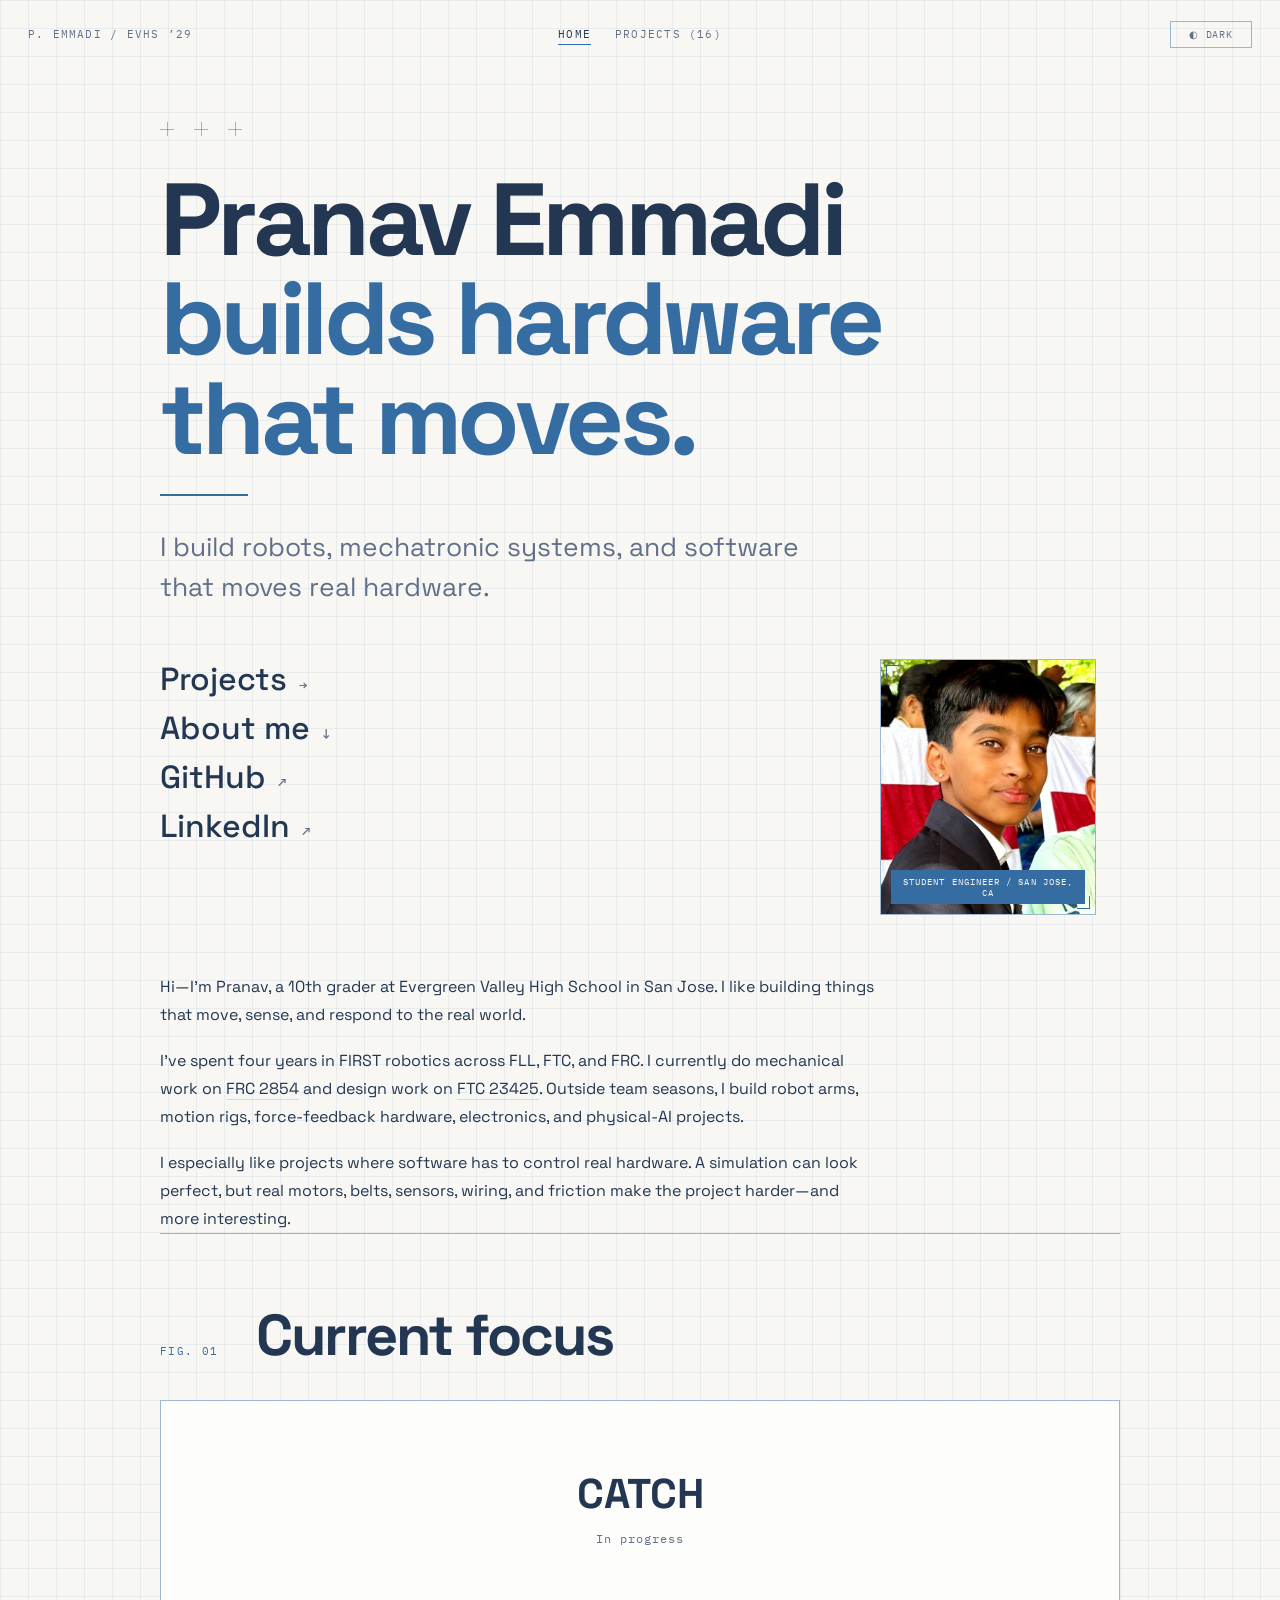
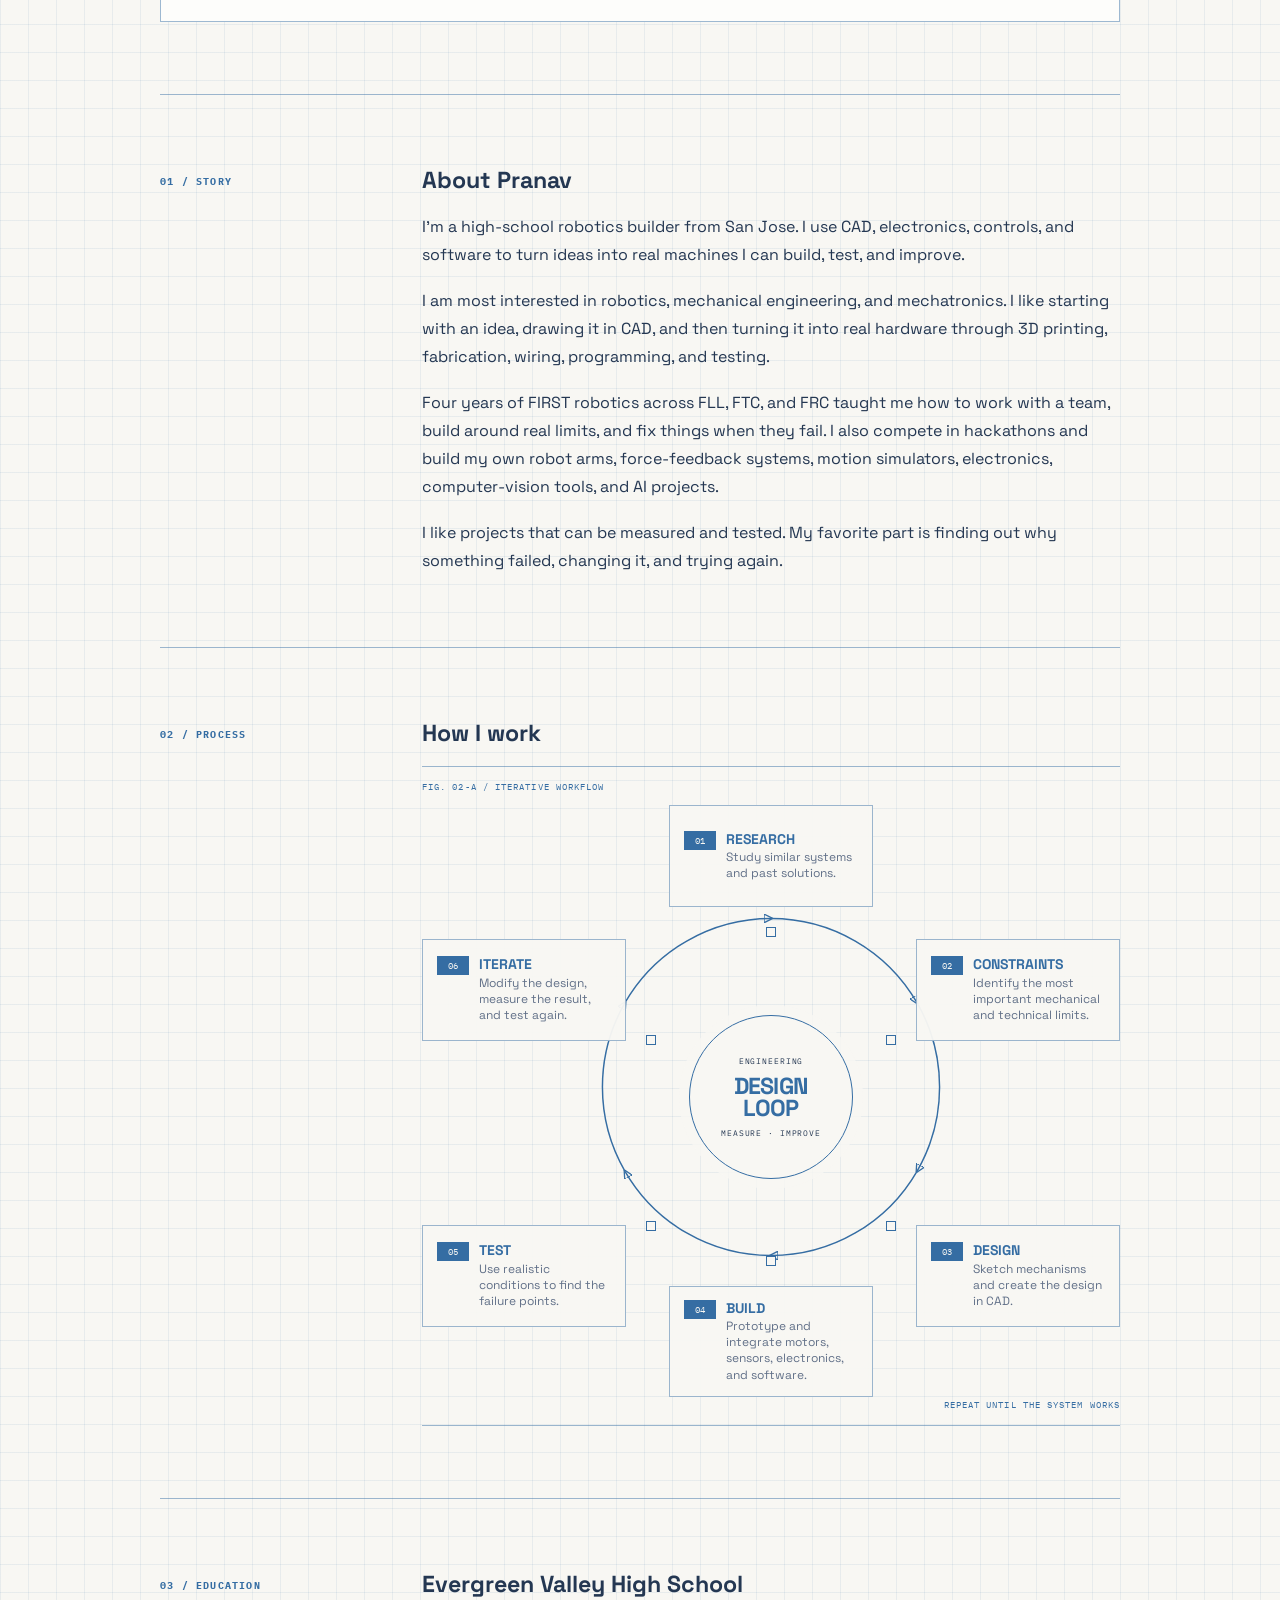
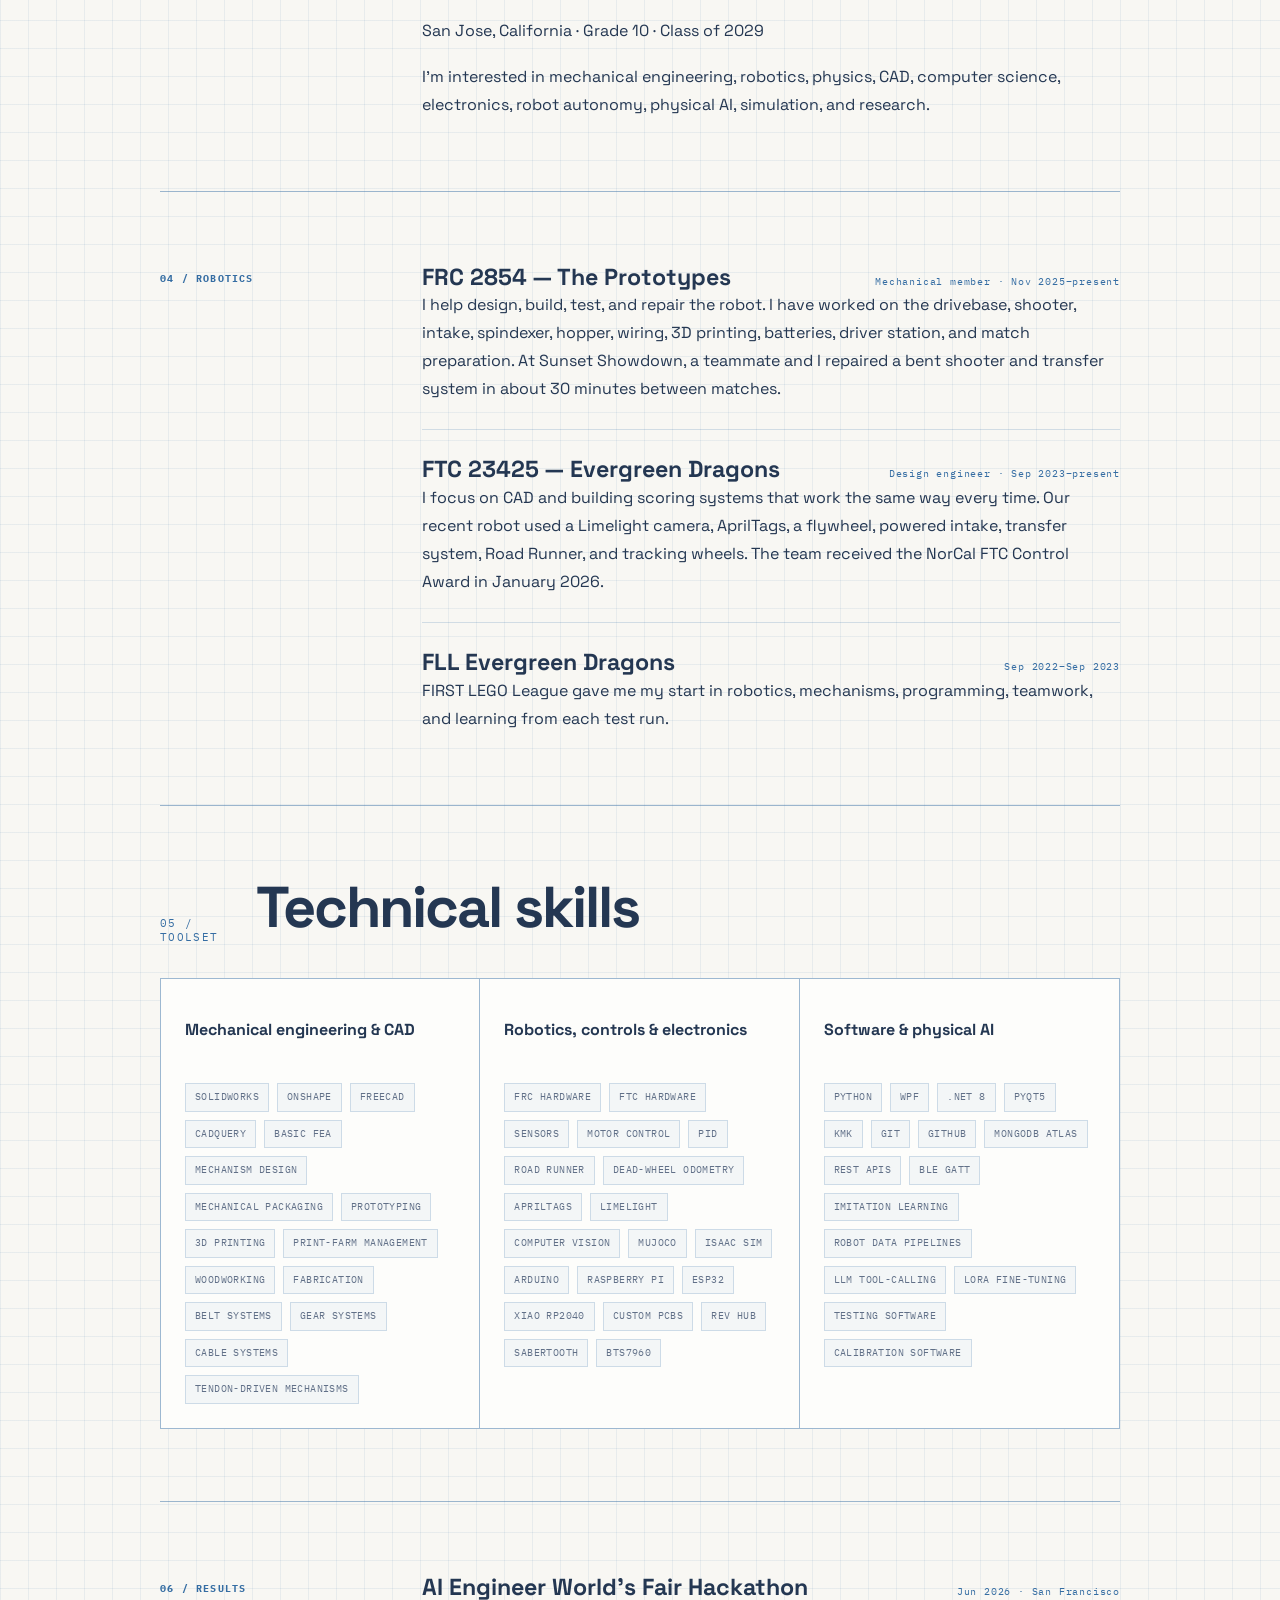
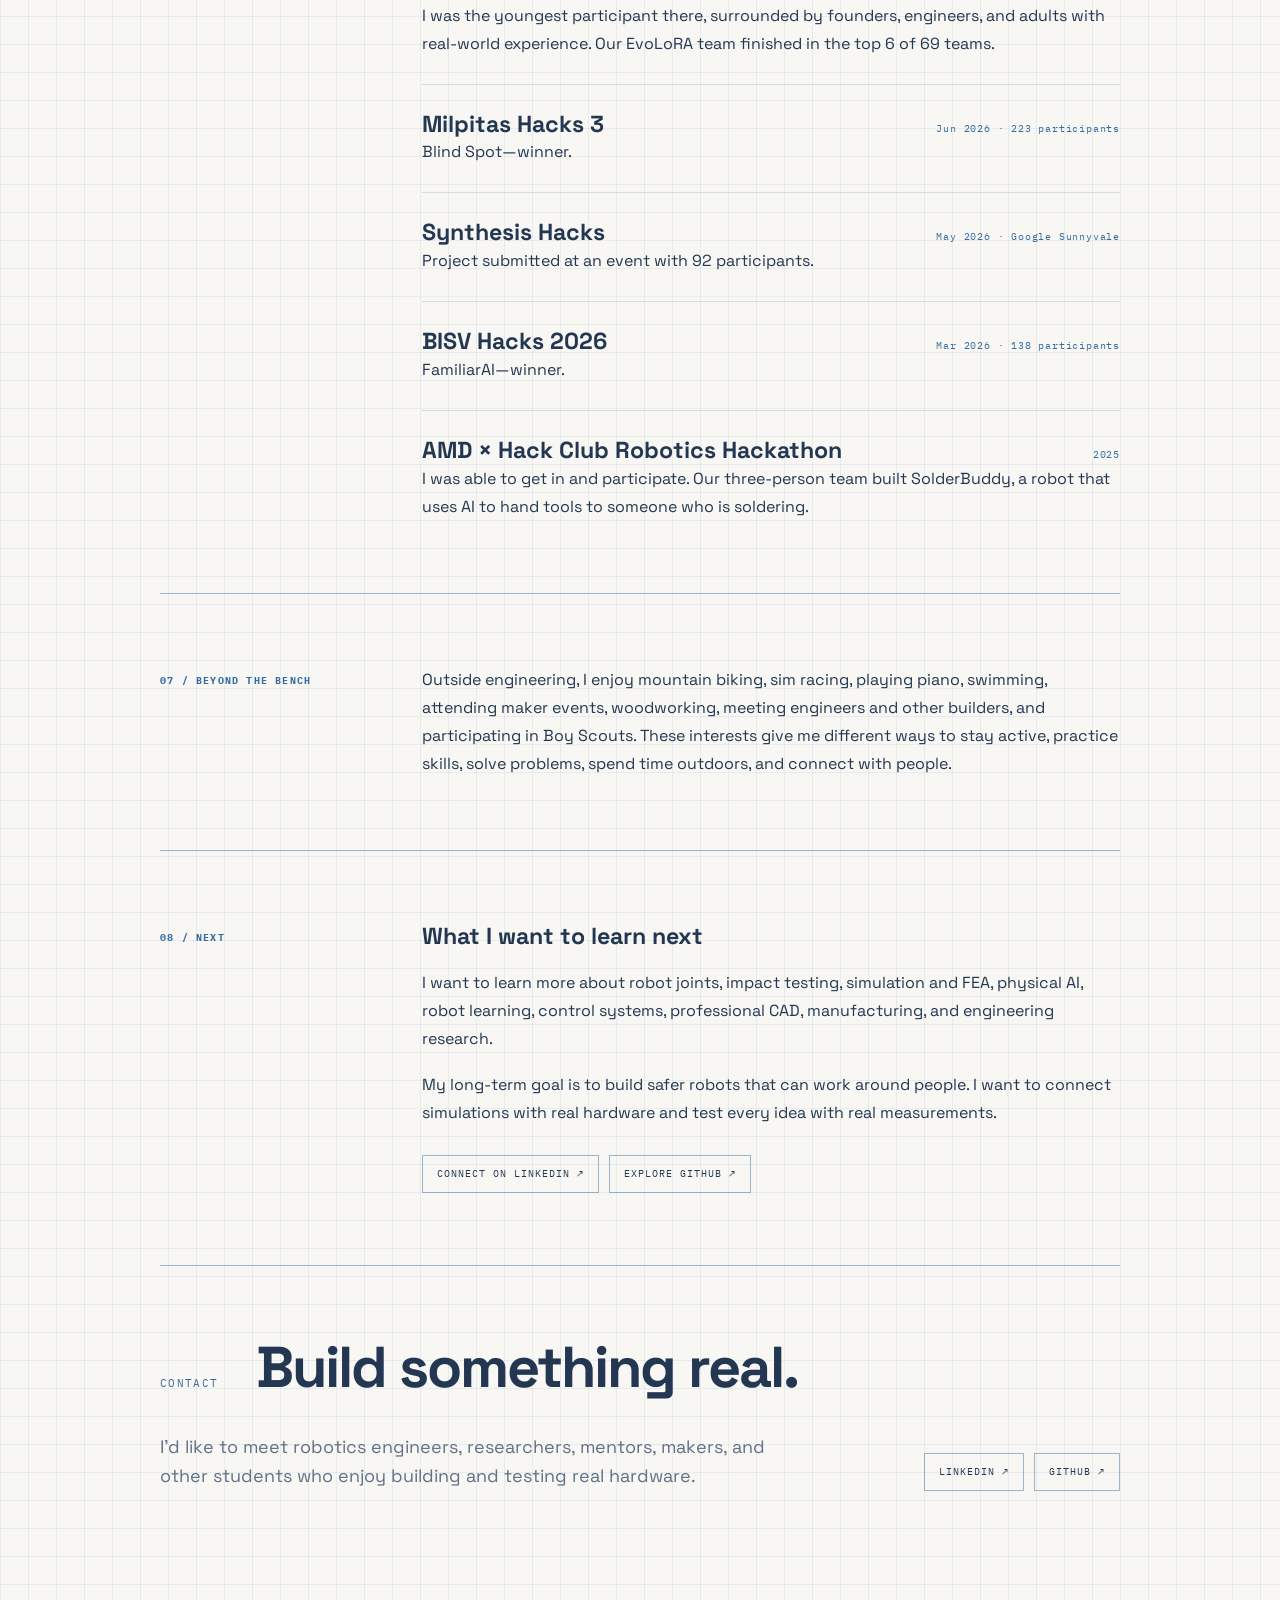
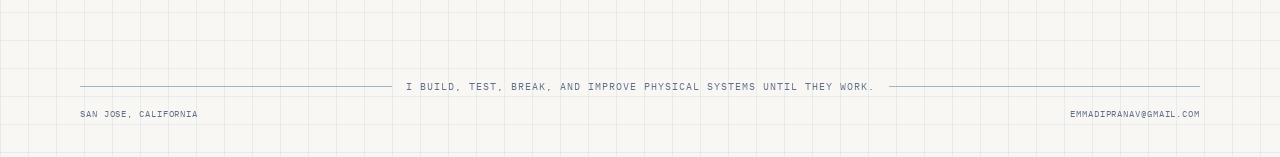
<file: index.html>
<!doctype html>
<html lang="en">
<head>
  <meta charset="utf-8">
  <meta name="viewport" content="width=device-width, initial-scale=1">
  <meta name="description" content="Pranav Emmadi is a high-school robotics builder who designs robots, mechatronic systems, and software that moves real hardware.">
  <title>Pranav Emmadi — Robotics & Mechatronics</title>
  <link rel="preconnect" href="https://fonts.googleapis.com">
  <link rel="preconnect" href="https://fonts.gstatic.com" crossorigin>
  <link href="https://fonts.googleapis.com/css2?family=IBM+Plex+Mono:wght@400;500;600&family=Space+Grotesk:wght@400;500;600;700&display=swap" rel="stylesheet">
  <script>document.documentElement.dataset.theme=localStorage.getItem('pe-theme')==='dark'?'dark':'light';</script>
  <link rel="stylesheet" href="styles.css?v=20260804-3">
  <script src="app.js" defer></script>
</head>
<body>
  <a class="skip-link" href="#main">Skip to content</a>
  <header class="site-header">
    <a class="site-header__identity" href="index.html" aria-label="Pranav Emmadi home">P. Emmadi / EVHS ’29</a>
    <nav class="site-header__nav" aria-label="Primary navigation">
      <a href="index.html" aria-current="page">Home</a>
      <a href="projects.html">Projects (16)</a>
    </nav>
    <button class="theme-toggle" type="button" data-theme-toggle>◐ Dark</button>
  </header>

  <main id="main" class="home-main about-main">
    <section class="hero" aria-labelledby="hero-title">
      <div class="registration-marks" aria-hidden="true">
        <span class="registration-mark"></span>
        <span class="registration-mark"></span>
        <span class="registration-mark"></span>
      </div>
      <h1 id="hero-title">Pranav Emmadi <span>builds hardware that moves.</span></h1>
      <div class="draw-line" aria-hidden="true"></div>
      <p class="hero__statement">I build robots, mechatronic systems, and software that moves real hardware.</p>

      <div class="hero__grid">
        <nav class="hero-nav" aria-label="Portfolio links">
          <a href="projects.html">Projects <span>→</span></a>
          <a href="#about">About me <span>↓</span></a>
          <a href="https://github.com/CyberBrainiac1" target="_blank" rel="noreferrer">GitHub <span>↗</span></a>
          <a href="https://www.linkedin.com/in/pranav-emmadi-874723399/" target="_blank" rel="noreferrer">LinkedIn <span>↗</span></a>
        </nav>
        <div class="portrait-plate">
          <img class="portrait-plate__image" src="assets/pranav-emmadi-portrait.png" alt="Portrait of Pranav Emmadi wearing a black suit" width="400" height="400" decoding="async" fetchpriority="high">
          <span class="portrait-plate__label mono">STUDENT ENGINEER / SAN JOSE, CA</span>
        </div>
      </div>

      <div class="body-copy">
        <p>Hi—I’m Pranav, a 10th grader at Evergreen Valley High School in San Jose. I like building things that move, sense, and respond to the real world.</p>
        <p>I’ve spent four years in FIRST robotics across FLL, FTC, and FRC. I currently do mechanical work on <a class="inline-link" href="projects.html">FRC 2854</a> and design work on <a class="inline-link" href="projects.html">FTC 23425</a>. Outside team seasons, I build robot arms, motion rigs, force-feedback hardware, electronics, and physical-AI projects.</p>
        <p>I especially like projects where software has to control real hardware. A simulation can look perfect, but real motors, belts, sensors, wiring, and friction make the project harder—and more interesting.</p>
      </div>
    </section>

    <section class="home-section" aria-labelledby="focus-title">
      <div class="section-heading">
        <span class="section-index">FIG. 01</span>
        <h2 id="focus-title">Current focus</h2>
      </div>
      <article class="focus-panel focus-panel--status-only">
        <div class="focus-panel__copy">
          <h3>CATCH</h3>
          <p>In progress</p>
        </div>
      </article>
    </section>

    <section id="about" class="about-section about-grid" aria-labelledby="story-title">
      <h2 id="story-title" class="about-grid__label">01 / Story</h2>
      <div class="about-grid__body">
        <h3>About Pranav</h3>
        <p>I’m a high-school robotics builder from San Jose. I use CAD, electronics, controls, and software to turn ideas into real machines I can build, test, and improve.</p>
        <p>I am most interested in robotics, mechanical engineering, and mechatronics. I like starting with an idea, drawing it in CAD, and then turning it into real hardware through 3D printing, fabrication, wiring, programming, and testing.</p>
        <p>Four years of FIRST robotics across FLL, FTC, and FRC taught me how to work with a team, build around real limits, and fix things when they fail. I also compete in hackathons and build my own robot arms, force-feedback systems, motion simulators, electronics, computer-vision tools, and AI projects.</p>
        <p>I like projects that can be measured and tested. My favorite part is finding out why something failed, changing it, and trying again.</p>
      </div>
    </section>

    <section class="about-section about-grid" aria-labelledby="process-title">
      <h2 id="process-title" class="about-grid__label">02 / Process</h2>
      <div class="about-grid__body">
        <h3>How I work</h3>
        <div class="process-cycle" aria-label="An iterative six-stage engineering design process">
          <svg class="process-cycle__orbit" viewBox="0 0 640 640" aria-hidden="true">
            <defs>
              <marker id="process-arrow" viewBox="0 0 10 10" refX="8" refY="5" markerWidth="6" markerHeight="6" orient="auto-start-reverse">
                <path d="M 0 0 L 10 5 L 0 10 z" fill="currentColor"/>
              </marker>
            </defs>
            <circle class="process-cycle__guide" cx="320" cy="320" r="174"/>
            <path d="M320 146 A174 174 0 0 1 470.7 233" marker-end="url(#process-arrow)"/>
            <path d="M470.7 233 A174 174 0 0 1 470.7 407" marker-end="url(#process-arrow)"/>
            <path d="M470.7 407 A174 174 0 0 1 320 494" marker-end="url(#process-arrow)"/>
            <path d="M320 494 A174 174 0 0 1 169.3 407" marker-end="url(#process-arrow)"/>
            <path d="M169.3 407 A174 174 0 0 1 169.3 233" marker-end="url(#process-arrow)"/>
            <path d="M169.3 233 A174 174 0 0 1 320 146" marker-end="url(#process-arrow)"/>
          </svg>

          <div class="process-cycle__core" aria-hidden="true">
            <span>ENGINEERING</span>
            <strong>DESIGN<br>LOOP</strong>
            <span>MEASURE · IMPROVE</span>
          </div>

          <ol class="process-cycle__stages">
            <li class="process-stage">
              <span class="process-stage__number">01</span>
              <strong>Research</strong>
              <span>Study similar systems and past solutions.</span>
            </li>
            <li class="process-stage">
              <span class="process-stage__number">02</span>
              <strong>Constraints</strong>
              <span>Identify the most important mechanical and technical limits.</span>
            </li>
            <li class="process-stage">
              <span class="process-stage__number">03</span>
              <strong>Design</strong>
              <span>Sketch mechanisms and create the design in CAD.</span>
            </li>
            <li class="process-stage">
              <span class="process-stage__number">04</span>
              <strong>Build</strong>
              <span>Prototype and integrate motors, sensors, electronics, and software.</span>
            </li>
            <li class="process-stage">
              <span class="process-stage__number">05</span>
              <strong>Test</strong>
              <span>Use realistic conditions to find the failure points.</span>
            </li>
            <li class="process-stage">
              <span class="process-stage__number">06</span>
              <strong>Iterate</strong>
              <span>Modify the design, measure the result, and test again.</span>
            </li>
          </ol>
        </div>
      </div>
    </section>

    <section class="about-section about-grid" aria-labelledby="education-title">
      <h2 id="education-title" class="about-grid__label">03 / Education</h2>
      <div class="about-grid__body">
        <h3>Evergreen Valley High School</h3>
        <p>San Jose, California · Grade 10 · Class of 2029</p>
        <p>I’m interested in mechanical engineering, robotics, physics, CAD, computer science, electronics, robot autonomy, physical AI, simulation, and research.</p>
      </div>
    </section>

    <section class="about-section about-grid" aria-labelledby="experience-title">
      <h2 id="experience-title" class="about-grid__label">04 / Robotics</h2>
      <div class="about-grid__body">
        <ul class="experience-list">
          <li class="experience-item">
            <div class="experience-item__head"><h3>FRC 2854 — The Prototypes</h3><span>Mechanical member · Nov 2025–present</span></div>
            <p>I help design, build, test, and repair the robot. I have worked on the drivebase, shooter, intake, spindexer, hopper, wiring, 3D printing, batteries, driver station, and match preparation. At Sunset Showdown, a teammate and I repaired a bent shooter and transfer system in about 30 minutes between matches.</p>
          </li>
          <li class="experience-item">
            <div class="experience-item__head"><h3>FTC 23425 — Evergreen Dragons</h3><span>Design engineer · Sep 2023–present</span></div>
            <p>I focus on CAD and building scoring systems that work the same way every time. Our recent robot used a Limelight camera, AprilTags, a flywheel, powered intake, transfer system, Road Runner, and tracking wheels. The team received the NorCal FTC Control Award in January 2026.</p>
          </li>
          <li class="experience-item">
            <div class="experience-item__head"><h3>FLL Evergreen Dragons</h3><span>Sep 2022–Sep 2023</span></div>
            <p>FIRST LEGO League gave me my start in robotics, mechanisms, programming, teamwork, and learning from each test run.</p>
          </li>
        </ul>
      </div>
    </section>

    <section class="about-section" aria-labelledby="skills-title">
      <div class="section-heading">
        <span class="section-index">05 / TOOLSET</span>
        <h2 id="skills-title">Technical skills</h2>
      </div>
      <div class="skills-groups">
        <div class="skill-group">
          <h3>Mechanical engineering & CAD</h3>
          <ul class="skills-list">
            <li>SolidWorks</li>
            <li>Onshape</li>
            <li>FreeCAD</li>
            <li>CadQuery</li>
            <li>Basic FEA</li>
            <li>Mechanism design</li>
            <li>Mechanical packaging</li>
            <li>Prototyping</li>
            <li>3D printing</li>
            <li>Print-farm management</li>
            <li>Woodworking</li>
            <li>Fabrication</li>
            <li>Belt systems</li>
            <li>Gear systems</li>
            <li>Cable systems</li>
            <li>Tendon-driven mechanisms</li>
          </ul>
        </div>
        <div class="skill-group">
          <h3>Robotics, controls & electronics</h3>
          <ul class="skills-list">
            <li>FRC hardware</li>
            <li>FTC hardware</li>
            <li>Sensors</li>
            <li>Motor control</li>
            <li>PID</li>
            <li>Road Runner</li>
            <li>Dead-wheel odometry</li>
            <li>AprilTags</li>
            <li>Limelight</li>
            <li>Computer vision</li>
            <li>MuJoCo</li>
            <li>Isaac Sim</li>
            <li>Arduino</li>
            <li>Raspberry Pi</li>
            <li>ESP32</li>
            <li>XIAO RP2040</li>
            <li>Custom PCBs</li>
            <li>REV Hub</li>
            <li>Sabertooth</li>
            <li>BTS7960</li>
          </ul>
        </div>
        <div class="skill-group">
          <h3>Software & physical AI</h3>
          <ul class="skills-list">
            <li>Python</li>
            <li>WPF</li>
            <li>.NET 8</li>
            <li>PyQt5</li>
            <li>KMK</li>
            <li>Git</li>
            <li>GitHub</li>
            <li>MongoDB Atlas</li>
            <li>REST APIs</li>
            <li>BLE GATT</li>
            <li>Imitation learning</li>
            <li>Robot data pipelines</li>
            <li>LLM tool-calling</li>
            <li>LoRA fine-tuning</li>
            <li>Testing software</li>
            <li>Calibration software</li>
          </ul>
        </div>
      </div>
    </section>

    <section class="about-section about-grid" aria-labelledby="awards-title">
      <h2 id="awards-title" class="about-grid__label">06 / Results</h2>
      <div class="about-grid__body">
        <ul class="experience-list">
          <li class="experience-item"><div class="experience-item__head"><h3>AI Engineer World’s Fair Hackathon</h3><span>Jun 2026 · San Francisco</span></div><p>I was the youngest participant there, surrounded by founders, engineers, and adults with real-world experience. Our EvoLoRA team finished in the top 6 of 69 teams.</p></li>
          <li class="experience-item"><div class="experience-item__head"><h3>Milpitas Hacks 3</h3><span>Jun 2026 · 223 participants</span></div><p>Blind Spot—winner.</p></li>
          <li class="experience-item"><div class="experience-item__head"><h3>Synthesis Hacks</h3><span>May 2026 · Google Sunnyvale</span></div><p>Project submitted at an event with 92 participants.</p></li>
          <li class="experience-item"><div class="experience-item__head"><h3>BISV Hacks 2026</h3><span>Mar 2026 · 138 participants</span></div><p>FamiliarAI—winner.</p></li>
          <li class="experience-item"><div class="experience-item__head"><h3>AMD × Hack Club Robotics Hackathon</h3><span>2025</span></div><p>I was able to get in and participate. Our three-person team built SolderBuddy, a robot that uses AI to hand tools to someone who is soldering.</p></li>
        </ul>
      </div>
    </section>

    <section class="about-section about-grid" aria-labelledby="interests-title">
      <h2 id="interests-title" class="about-grid__label">07 / Beyond the bench</h2>
      <div class="about-grid__body">
        <p>Outside engineering, I enjoy mountain biking, sim racing, playing piano, swimming, attending maker events, woodworking, meeting engineers and other builders, and participating in Boy Scouts. These interests give me different ways to stay active, practice skills, solve problems, spend time outdoors, and connect with people.</p>
      </div>
    </section>

    <section class="about-section about-grid" aria-labelledby="future-title">
      <h2 id="future-title" class="about-grid__label">08 / Next</h2>
      <div class="about-grid__body">
        <h3>What I want to learn next</h3>
        <p>I want to learn more about robot joints, impact testing, simulation and FEA, physical AI, robot learning, control systems, professional CAD, manufacturing, and engineering research.</p>
        <p>My long-term goal is to build safer robots that can work around people. I want to connect simulations with real hardware and test every idea with real measurements.</p>
        <div class="contact-links" style="margin-top:10px">
          <a class="technical-button" href="https://www.linkedin.com/in/pranav-emmadi-874723399/" target="_blank" rel="noreferrer">Connect on LinkedIn ↗</a>
          <a class="technical-button" href="https://github.com/CyberBrainiac1" target="_blank" rel="noreferrer">Explore GitHub ↗</a>
        </div>
      </div>
    </section>

    <section class="home-section" aria-labelledby="contact-title">
      <div class="section-heading">
        <span class="section-index">CONTACT</span>
        <h2 id="contact-title">Build something real.</h2>
      </div>
      <div class="contact-panel">
        <p>I’d like to meet robotics engineers, researchers, mentors, makers, and other students who enjoy building and testing real hardware.</p>
        <div class="contact-links">
          <a class="technical-button" href="https://www.linkedin.com/in/pranav-emmadi-874723399/" target="_blank" rel="noreferrer">LinkedIn ↗</a>
          <a class="technical-button" href="https://github.com/CyberBrainiac1" target="_blank" rel="noreferrer">GitHub ↗</a>
        </div>
      </div>
    </section>
  </main>

  <footer class="site-footer">
    <div class="dimension-line"><span>I build, test, break, and improve physical systems until they work.</span></div>
    <div class="footer-line"><span>San Jose, California</span><a href="mailto:emmadipranav@gmail.com">emmadipranav@gmail.com</a></div>
  </footer>
</body>
</html>
</file>
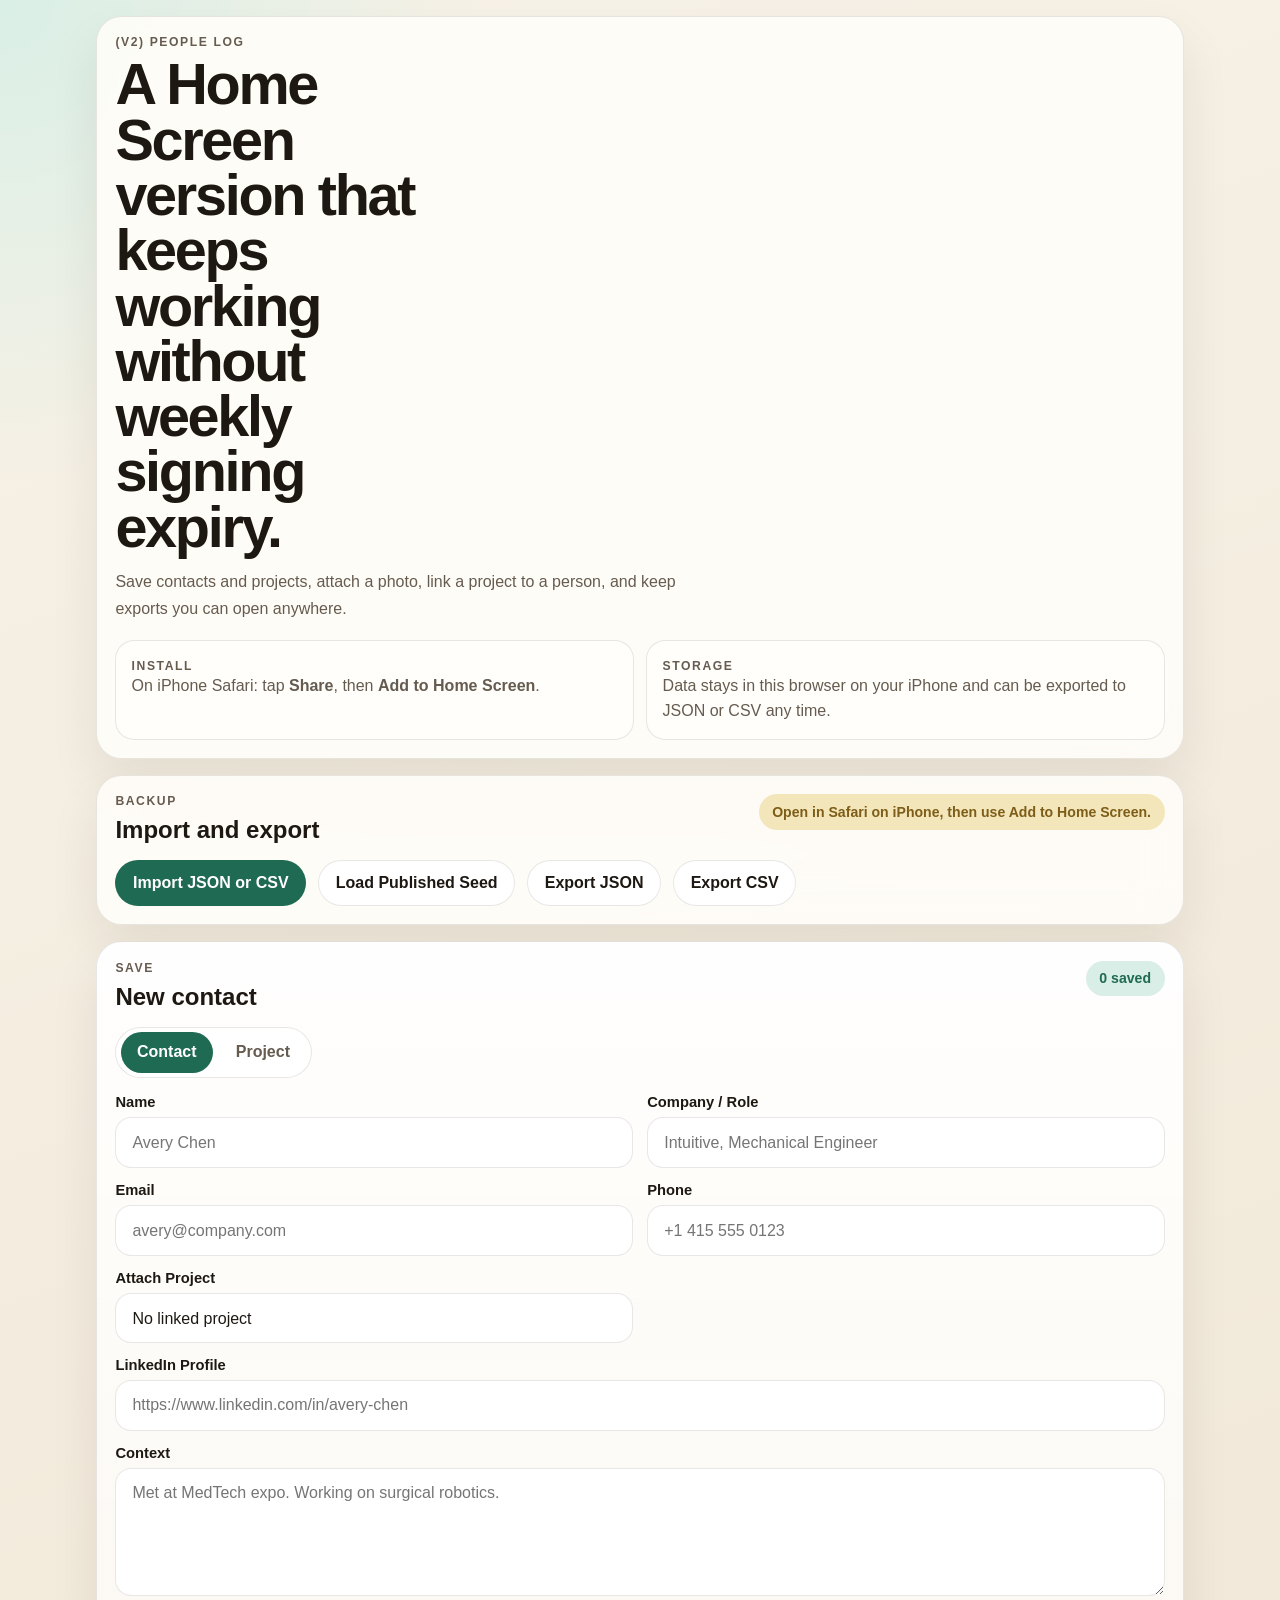
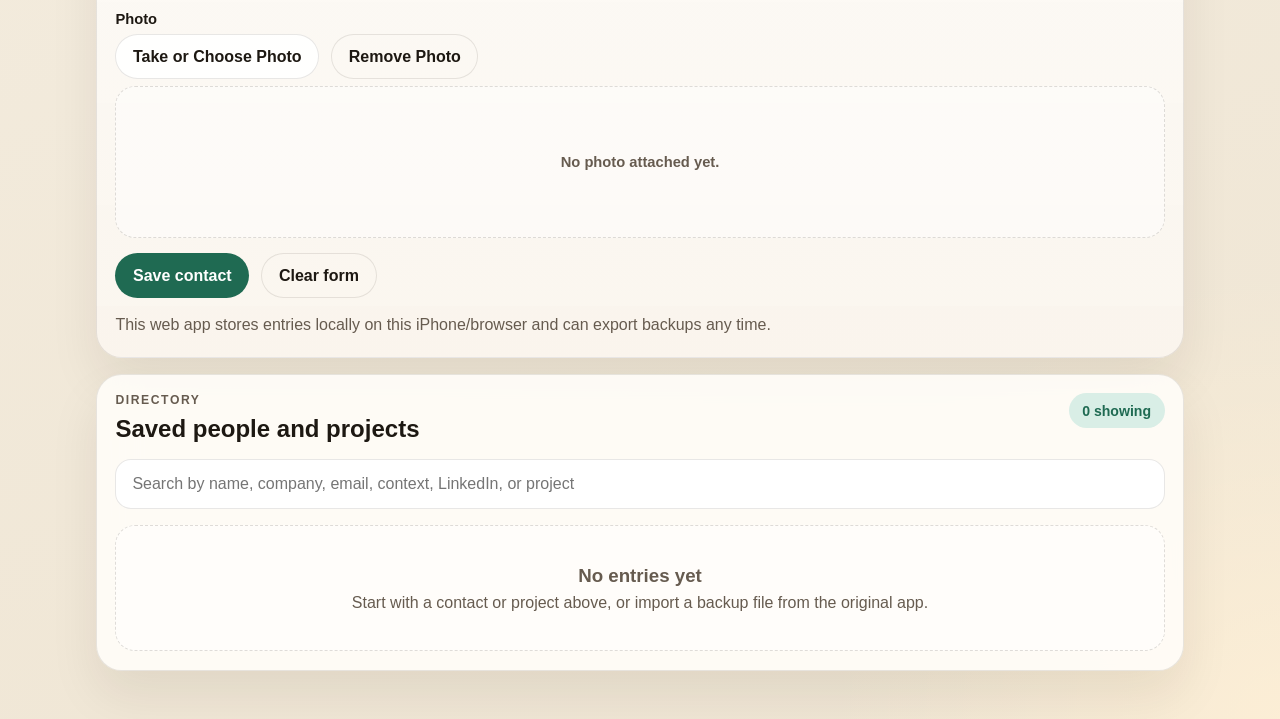
<file: contacts-holder/index.html>
<!doctype html>
<html lang="en">
  <head>
    <meta charset="utf-8">
    <meta name="viewport" content="width=device-width, initial-scale=1, viewport-fit=cover">
    <meta name="color-scheme" content="light">
    <meta name="theme-color" content="#1f6a52">
    <meta name="apple-mobile-web-app-capable" content="yes">
    <meta name="apple-mobile-web-app-status-bar-style" content="default">
    <meta name="apple-mobile-web-app-title" content="(v2) People Log">
    <meta
      name="description"
      content="A Home Screen web app for saving people and projects on your iPhone without the 7-day native sideload expiry."
    >
    <title>(v2) People Log</title>
    <link rel="manifest" href="./manifest.webmanifest">
    <link rel="icon" href="./icon.svg" type="image/svg+xml">
    <link rel="stylesheet" href="./styles.css">
  </head>
  <body>
    <main class="shell">
      <section class="hero card">
        <div class="hero-copy">
          <p class="eyebrow">(v2) People Log</p>
          <h1>A Home Screen version that keeps working without weekly signing expiry.</h1>
          <p class="lede">
            Save contacts and projects, attach a photo, link a project to a person, and keep exports you can open anywhere.
          </p>
        </div>

        <div class="hero-grid">
          <div class="mini-card">
            <span class="mini-label">Install</span>
            <p>On iPhone Safari: tap <strong>Share</strong>, then <strong>Add to Home Screen</strong>.</p>
          </div>
          <div class="mini-card">
            <span class="mini-label">Storage</span>
            <p>Data stays in this browser on your iPhone and can be exported to JSON or CSV any time.</p>
          </div>
        </div>
      </section>

      <section class="utility card">
        <div class="utility-head">
          <div>
            <p class="section-label">Backup</p>
            <h2>Import and export</h2>
          </div>
          <p id="install-state" class="install-state">Ready for Home Screen install.</p>
        </div>

        <div class="action-grid">
          <label class="button button-primary" for="import-file">Import JSON or CSV</label>
          <button id="load-published" class="button button-secondary" type="button">Load Published Seed</button>
          <button id="export-json" class="button button-secondary" type="button">Export JSON</button>
          <button id="export-csv" class="button button-secondary" type="button">Export CSV</button>
        </div>

        <input id="import-file" type="file" accept=".json,.csv" hidden>
      </section>

      <section class="composer card">
        <div class="utility-head">
          <div>
            <p class="section-label">Save</p>
            <h2 id="form-title">New contact</h2>
          </div>
          <span id="entry-count" class="count-pill">0 saved</span>
        </div>

        <div class="type-toggle" role="tablist" aria-label="Entry type">
          <button id="type-contact" class="toggle active" type="button">Contact</button>
          <button id="type-project" class="toggle" type="button">Project</button>
        </div>

        <form id="entry-form" class="form-grid">
          <label class="field">
            <span id="name-label">Name</span>
            <input id="name" name="name" type="text" placeholder="Avery Chen" autocomplete="name" required>
          </label>

          <label class="field">
            <span id="company-label">Company / Role</span>
            <input id="company" name="company" type="text" placeholder="Intuitive, Mechanical Engineer">
          </label>

          <label id="email-field" class="field">
            <span>Email</span>
            <input id="email" name="email" type="email" placeholder="avery@company.com" autocomplete="email">
          </label>

          <label id="phone-field" class="field">
            <span>Phone</span>
            <input id="phone" name="phone" type="tel" placeholder="+1 415 555 0123" autocomplete="tel">
          </label>

          <label id="project-field" class="field">
            <span>Attach Project</span>
            <select id="linked-project" name="linkedProjectName">
              <option value="">No linked project</option>
            </select>
          </label>

          <label id="linkedin-field" class="field field-wide">
            <span>LinkedIn Profile</span>
            <input
              id="linkedin"
              name="linkedInURL"
              type="url"
              placeholder="https://www.linkedin.com/in/avery-chen"
              inputmode="url"
              autocapitalize="off"
              autocomplete="url"
            >
          </label>

          <label class="field field-wide">
            <span id="context-label">Context</span>
            <textarea id="context" name="context" rows="5" placeholder="Met at MedTech expo. Working on surgical robotics."></textarea>
          </label>

          <div class="field field-wide">
            <span>Photo</span>
            <div class="photo-tools">
              <label class="button button-secondary" for="photo-input">Take or Choose Photo</label>
              <button id="clear-photo" class="button button-ghost" type="button">Remove Photo</button>
            </div>
            <input id="photo-input" type="file" accept="image/*" capture="environment" hidden>
            <div id="photo-preview" class="photo-preview empty">
              <span>No photo attached yet.</span>
            </div>
          </div>

          <div class="form-actions field-wide">
            <button id="save-entry" class="button button-primary" type="submit">Save contact</button>
            <button id="reset-form" class="button button-ghost" type="button">Clear form</button>
          </div>
        </form>

        <p id="status" class="status">This web app stores entries locally on this iPhone/browser and can export backups any time.</p>
      </section>

      <section class="directory-shell card">
        <div class="utility-head">
          <div>
            <p class="section-label">Directory</p>
            <h2>Saved people and projects</h2>
          </div>
          <span id="filtered-count" class="count-pill">0 showing</span>
        </div>

        <label class="search-field">
          <span class="sr-only">Search</span>
          <input id="search" type="search" placeholder="Search by name, company, email, context, LinkedIn, or project">
        </label>

        <section id="directory" class="directory"></section>
      </section>

      <template id="empty-state">
        <section class="empty">
          <h3>No entries yet</h3>
          <p>Start with a contact or project above, or import a backup file from the original app.</p>
        </section>
      </template>
    </main>

    <script src="./app.js" defer></script>
  </body>
</html>
</file>
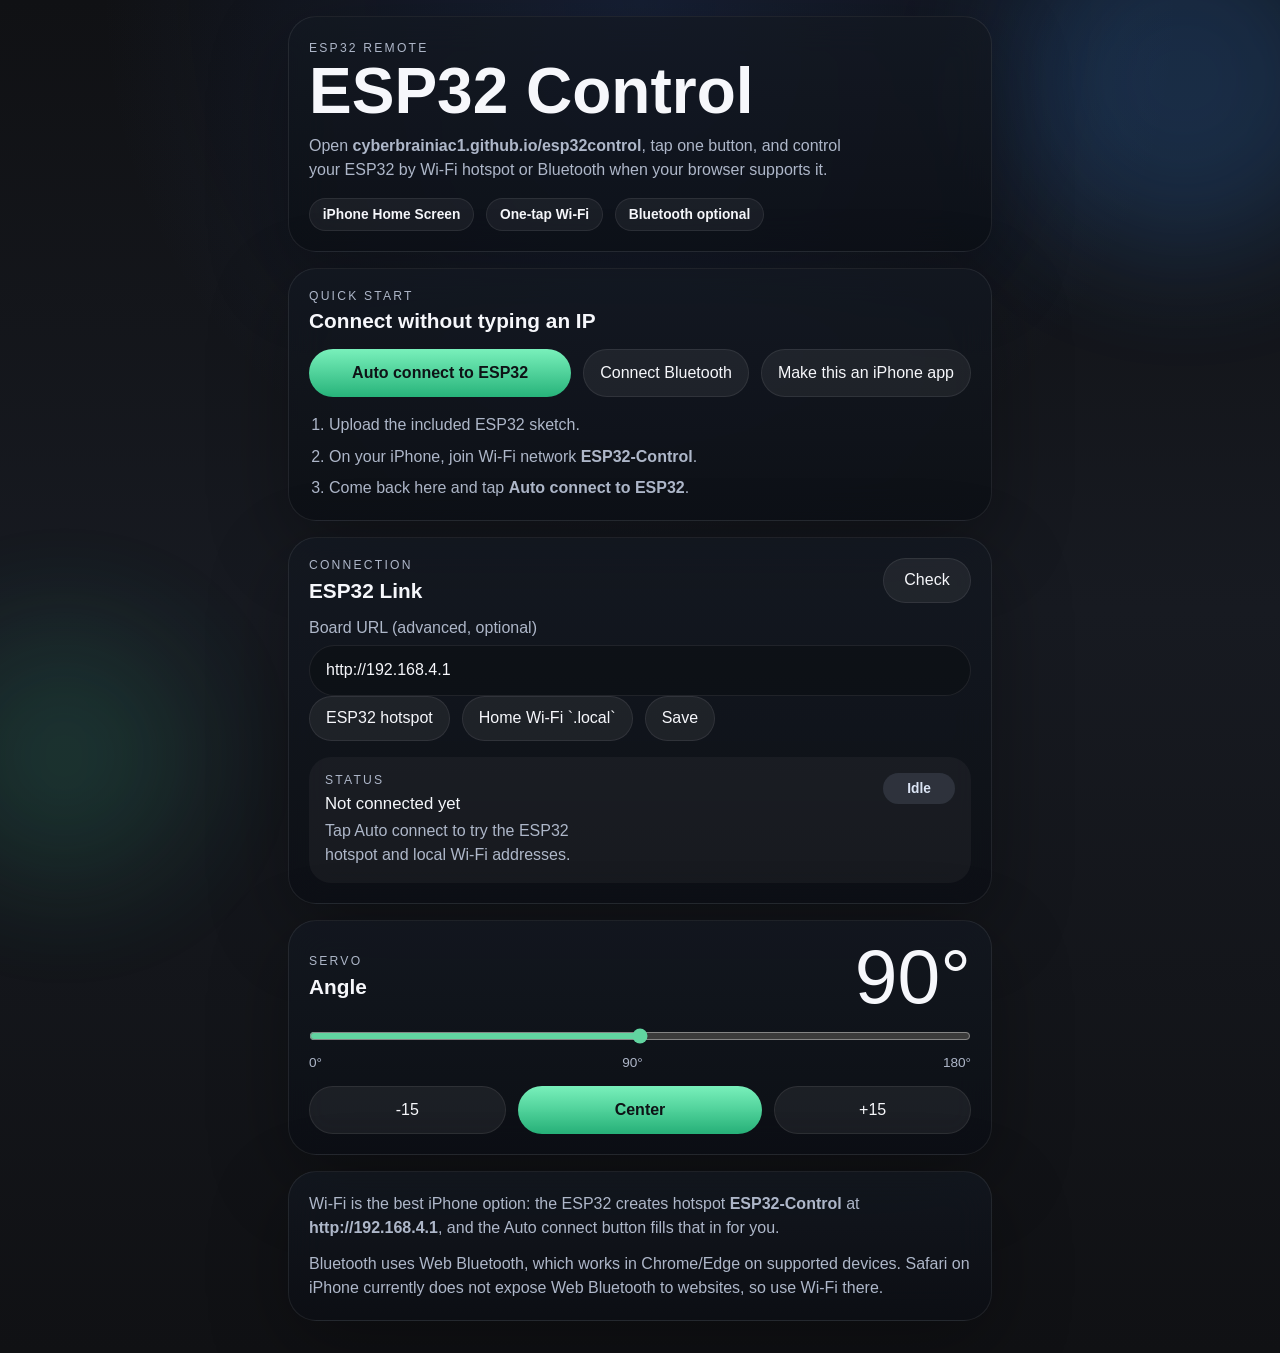
<file: esp32control/index.html>
<!DOCTYPE html>
<html lang="en">
  <head>
    <meta charset="utf-8" />
    <meta
      name="viewport"
      content="width=device-width, initial-scale=1, viewport-fit=cover"
    />
    <meta name="theme-color" content="#101114" />
    <meta name="apple-mobile-web-app-capable" content="yes" />
    <meta name="apple-mobile-web-app-status-bar-style" content="black-translucent" />
    <meta name="apple-mobile-web-app-title" content="ESP32 Control" />
    <meta
      name="description"
      content="Homescreen-ready ESP32 servo control with one-tap Wi-Fi access point control and optional Web Bluetooth."
    />
    <title>ESP32 Control</title>
    <link rel="manifest" href="./manifest.webmanifest" />
    <link rel="icon" href="./icon.svg" type="image/svg+xml" />
    <link rel="apple-touch-icon" href="./icon.svg" />
    <link rel="stylesheet" href="./styles.css" />
  </head>
  <body>
    <div class="backdrop backdrop-one"></div>
    <div class="backdrop backdrop-two"></div>

    <main class="shell">
      <section class="hero card">
        <p class="eyebrow">ESP32 Remote</p>
        <h1>ESP32 Control</h1>
        <p class="subtitle">
          Open <strong>cyberbrainiac1.github.io/esp32control</strong>, tap one button,
          and control your ESP32 by Wi-Fi hotspot or Bluetooth when your browser supports it.
        </p>

        <div class="install-note">
          <span class="pill">iPhone Home Screen</span>
          <span class="pill">One-tap Wi-Fi</span>
          <span class="pill">Bluetooth optional</span>
        </div>
      </section>

      <section class="card quick-card">
        <div class="section-header">
          <div>
            <p class="section-label">Quick start</p>
            <h2>Connect without typing an IP</h2>
          </div>
        </div>

        <div class="quick-actions">
          <button id="auto-connect-button" class="primary-button" type="button">
            Auto connect to ESP32
          </button>
          <button id="bluetooth-button" class="secondary-button" type="button">
            Connect Bluetooth
          </button>
          <button id="install-button" class="secondary-button" type="button">
            Make this an iPhone app
          </button>
        </div>

        <ol class="setup-list">
          <li>Upload the included ESP32 sketch.</li>
          <li>On your iPhone, join Wi-Fi network <strong>ESP32-Control</strong>.</li>
          <li>Come back here and tap <strong>Auto connect to ESP32</strong>.</li>
        </ol>

        <div id="install-help" class="help-panel" hidden>
          <p class="status-title">Add to Home Screen</p>
          <p class="status-detail wide">
            On iPhone, Safari does not allow a website to add itself automatically. Tap
            <strong>Share</strong> → <strong>Add to Home Screen</strong> → <strong>Add</strong>.
            This button keeps the steps here so it is easy to follow.
          </p>
        </div>
      </section>

      <section class="card connection-card">
        <div class="section-header">
          <div>
            <p class="section-label">Connection</p>
            <h2>ESP32 Link</h2>
          </div>
          <button id="ping-button" class="secondary-button" type="button">
            Check
          </button>
        </div>

        <label class="field">
          <span>Board URL (advanced, optional)</span>
          <input
            id="host-input"
            type="text"
            spellcheck="false"
            autocapitalize="none"
            autocomplete="off"
            placeholder="http://192.168.4.1"
          />
        </label>

        <div class="preset-row">
          <button id="ap-button" class="chip-button" type="button">
            ESP32 hotspot
          </button>
          <button id="mdns-button" class="chip-button" type="button">
            Home Wi‑Fi `.local`
          </button>
          <button id="save-button" class="chip-button" type="button">
            Save
          </button>
        </div>

        <div class="status-panel">
          <div>
            <p class="status-label">Status</p>
            <p id="status-title" class="status-title">Not connected yet</p>
            <p id="status-detail" class="status-detail">
              Tap Auto connect to try the ESP32 hotspot and local Wi‑Fi addresses.
            </p>
          </div>
          <span id="status-badge" class="status-badge status-idle">Idle</span>
        </div>
      </section>

      <section class="card servo-card">
        <div class="section-header">
          <div>
            <p class="section-label">Servo</p>
            <h2>Angle</h2>
          </div>
          <p id="angle-readout" class="angle-readout">90°</p>
        </div>

        <div class="slider-wrap">
          <input
            id="angle-slider"
            type="range"
            min="0"
            max="180"
            step="1"
            value="90"
          />
          <div class="tick-row">
            <span>0°</span>
            <span>90°</span>
            <span>180°</span>
          </div>
        </div>

        <div class="control-row">
          <button data-step="-15" class="secondary-button step-button" type="button">
            -15
          </button>
          <button id="center-button" class="primary-button" type="button">
            Center
          </button>
          <button data-step="15" class="secondary-button step-button" type="button">
            +15
          </button>
        </div>
      </section>

      <section class="card footer-card">
        <p class="footer-line">
          Wi‑Fi is the best iPhone option: the ESP32 creates hotspot
          <strong>ESP32-Control</strong> at <strong>http://192.168.4.1</strong>, and the
          Auto connect button fills that in for you.
        </p>
        <p class="footer-line">
          Bluetooth uses Web Bluetooth, which works in Chrome/Edge on supported devices.
          Safari on iPhone currently does not expose Web Bluetooth to websites, so use Wi‑Fi there.
        </p>
      </section>
    </main>

    <script type="module" src="./app.js"></script>
  </body>
</html>
</file>
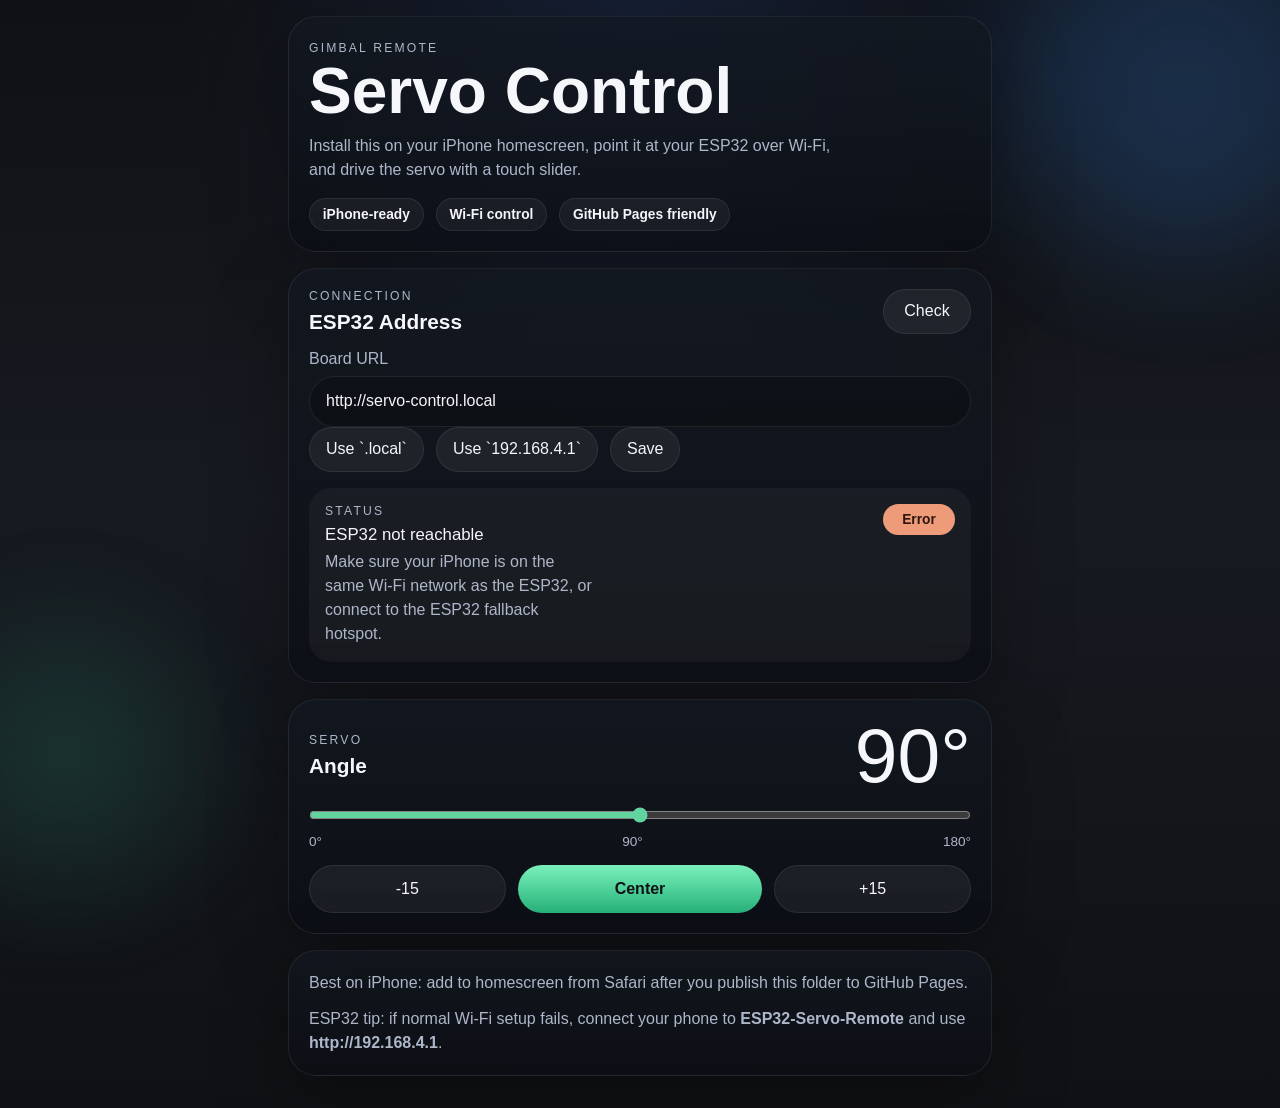
<file: servocontrol/index.html>
<!DOCTYPE html>
<html lang="en">
  <head>
    <meta charset="utf-8" />
    <meta
      name="viewport"
      content="width=device-width, initial-scale=1, viewport-fit=cover"
    />
    <meta name="theme-color" content="#101114" />
    <meta
      name="apple-mobile-web-app-capable"
      content="yes"
    />
    <meta
      name="apple-mobile-web-app-status-bar-style"
      content="black-translucent"
    />
    <meta
      name="apple-mobile-web-app-title"
      content="Servo Control"
    />
    <meta
      name="description"
      content="Homescreen-ready servo control for an ESP32 over Wi-Fi."
    />
    <title>Servo Control</title>
    <link rel="manifest" href="./manifest.webmanifest" />
    <link rel="icon" href="./icon.svg" type="image/svg+xml" />
    <link rel="stylesheet" href="./styles.css" />
  </head>
  <body>
    <div class="backdrop backdrop-one"></div>
    <div class="backdrop backdrop-two"></div>

    <main class="shell">
      <section class="hero card">
        <p class="eyebrow">Gimbal Remote</p>
        <h1>Servo Control</h1>
        <p class="subtitle">
          Install this on your iPhone homescreen, point it at your ESP32 over
          Wi-Fi, and drive the servo with a touch slider.
        </p>

        <div class="install-note">
          <span class="pill">iPhone-ready</span>
          <span class="pill">Wi-Fi control</span>
          <span class="pill">GitHub Pages friendly</span>
        </div>
      </section>

      <section class="card connection-card">
        <div class="section-header">
          <div>
            <p class="section-label">Connection</p>
            <h2>ESP32 Address</h2>
          </div>
          <button id="ping-button" class="secondary-button" type="button">
            Check
          </button>
        </div>

        <label class="field">
          <span>Board URL</span>
          <input
            id="host-input"
            type="text"
            spellcheck="false"
            autocapitalize="none"
            autocomplete="off"
            placeholder="http://servo-control.local"
          />
        </label>

        <div class="preset-row">
          <button id="mdns-button" class="chip-button" type="button">
            Use `.local`
          </button>
          <button id="ap-button" class="chip-button" type="button">
            Use `192.168.4.1`
          </button>
          <button id="save-button" class="chip-button" type="button">
            Save
          </button>
        </div>

        <div class="status-panel">
          <div>
            <p class="status-label">Status</p>
            <p id="status-title" class="status-title">Not connected yet</p>
            <p id="status-detail" class="status-detail">
              Enter the ESP32 address, then tap Check.
            </p>
          </div>
          <span id="status-badge" class="status-badge status-idle">Idle</span>
        </div>
      </section>

      <section class="card servo-card">
        <div class="section-header">
          <div>
            <p class="section-label">Servo</p>
            <h2>Angle</h2>
          </div>
          <p id="angle-readout" class="angle-readout">90°</p>
        </div>

        <div class="slider-wrap">
          <input
            id="angle-slider"
            type="range"
            min="0"
            max="180"
            step="1"
            value="90"
          />
          <div class="tick-row">
            <span>0°</span>
            <span>90°</span>
            <span>180°</span>
          </div>
        </div>

        <div class="control-row">
          <button data-step="-15" class="secondary-button step-button" type="button">
            -15
          </button>
          <button id="center-button" class="primary-button" type="button">
            Center
          </button>
          <button data-step="15" class="secondary-button step-button" type="button">
            +15
          </button>
        </div>
      </section>

      <section class="card footer-card">
        <p class="footer-line">
          Best on iPhone: add to homescreen from Safari after you publish this
          folder to GitHub Pages.
        </p>
        <p class="footer-line">
          ESP32 tip: if normal Wi-Fi setup fails, connect your phone to
          <strong>ESP32-Servo-Remote</strong> and use
          <strong>http://192.168.4.1</strong>.
        </p>
      </section>
    </main>

    <script type="module" src="./app.js"></script>
  </body>
</html>
</file>
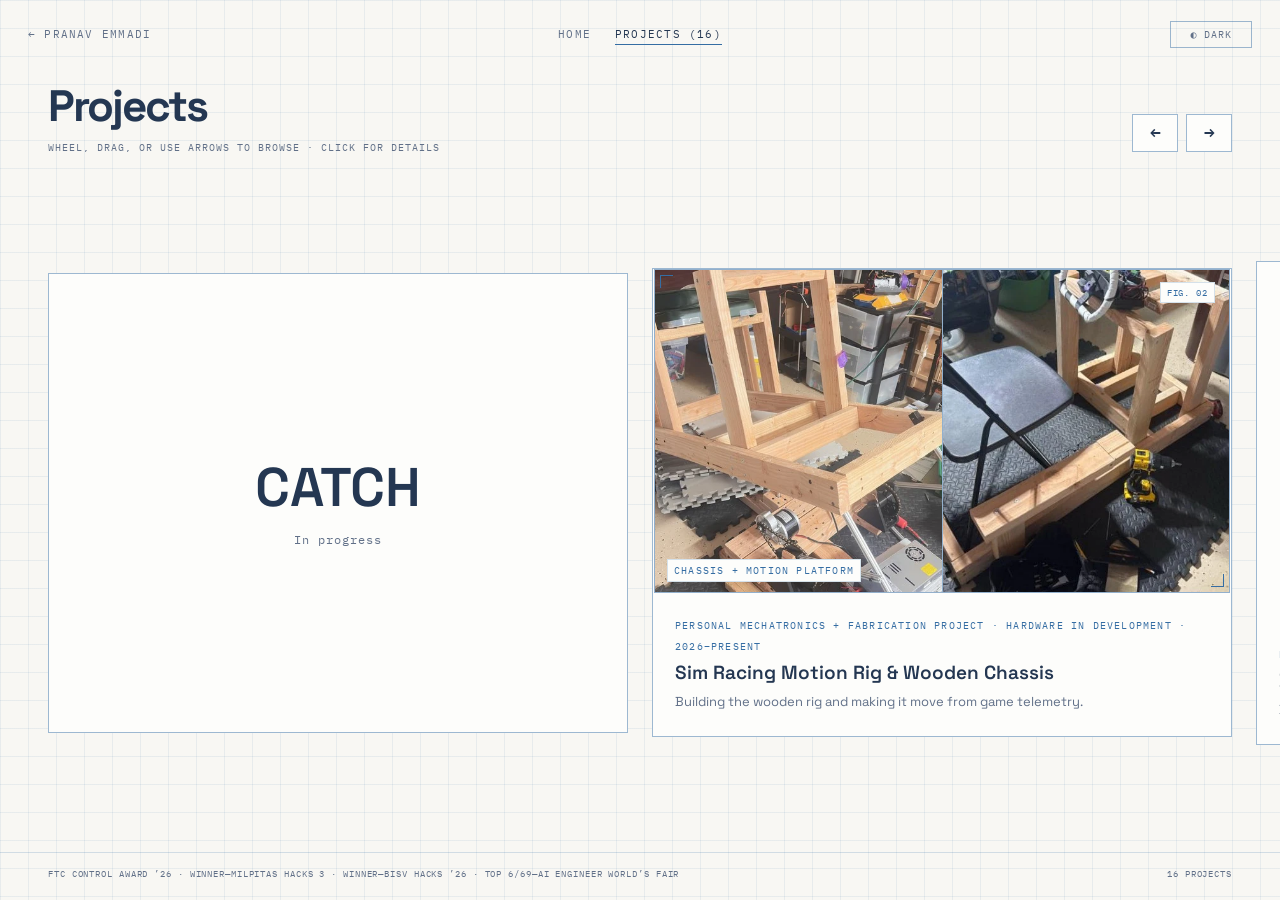
<file: projects.html>
<!doctype html>
<html lang="en">
<head>
  <meta charset="utf-8">
  <meta name="viewport" content="width=device-width, initial-scale=1">
  <meta name="description" content="Robotics, mechatronics, physical AI, embedded systems, and competition projects by Pranav Emmadi.">
  <title>Projects — Pranav Emmadi</title>
  <link rel="preconnect" href="https://fonts.googleapis.com">
  <link rel="preconnect" href="https://fonts.gstatic.com" crossorigin>
  <link href="https://fonts.googleapis.com/css2?family=IBM+Plex+Mono:wght@400;500;600&family=Space+Grotesk:wght@400;500;600;700&display=swap" rel="stylesheet">
  <script>document.documentElement.dataset.theme=localStorage.getItem('pe-theme')==='dark'?'dark':'light';</script>
  <link rel="stylesheet" href="styles.css?v=20260804-5">
  <script type="module" src="assets/vendor/model-viewer/model-viewer.min.js"></script>
  <script src="projects-data.js?v=20260804-2" defer></script>
  <script src="app.js?v=20260806-2" defer></script>
</head>
<body class="projects-page">
  <a class="skip-link" href="#main">Skip to projects</a>
  <header class="site-header">
    <a class="site-header__identity" href="index.html">← Pranav Emmadi</a>
    <nav class="site-header__nav" aria-label="Primary navigation">
      <a href="index.html">Home</a>
      <a href="projects.html" aria-current="page">Projects (16)</a>
    </nav>
    <button class="theme-toggle" type="button" data-theme-toggle>◐ Dark</button>
  </header>

  <main id="main" class="projects-layout">
    <div class="projects-intro">
      <div>
        <h1>Projects</h1>
        <p><span class="desktop-instruction">Wheel, drag, or use arrows to browse · click for details</span><span class="mobile-instruction">Scroll to browse the index · tap a card for details</span></p>
      </div>
      <div class="project-nav" aria-label="Project carousel controls">
        <button type="button" data-project-prev aria-label="Previous projects" aria-controls="project-rail">←</button>
        <button type="button" data-project-next aria-label="Next projects" aria-controls="project-rail">→</button>
      </div>
    </div>
    <section id="project-rail" class="project-rail" data-project-rail aria-label="Project index" tabindex="0"></section>
    <div class="award-rail">
      <span>FTC Control Award ’26 · Winner—Milpitas Hacks 3 · Winner—BISV Hacks ’26 · Top 6/69—AI Engineer World’s Fair</span>
      <span class="project-count">16 projects</span>
    </div>
  </main>

  <dialog class="project-dialog" data-project-dialog aria-labelledby="dialog-title">
    <div class="project-dialog__header">
      <span class="meta" data-dialog-meta></span>
      <button class="project-dialog__close" type="button" aria-label="Close project details" data-dialog-close>×</button>
    </div>
    <div class="figure-plate" data-dialog-figure></div>
    <div class="project-dialog__body">
      <h2 id="dialog-title" data-dialog-title></h2>
      <p class="project-dialog__description" data-dialog-description></p>
      <section class="project-parts" data-dialog-parts hidden>
        <h3 data-dialog-parts-title>Parts used</h3>
        <ul data-dialog-parts-list></ul>
      </section>
      <p class="project-tech" data-dialog-tech></p>
      <div class="project-links">
        <a class="project-link" data-dialog-link target="_blank" rel="noreferrer">View on GitHub ↗</a>
        <a class="project-link" data-dialog-demo target="_blank" rel="noreferrer" hidden>Watch project demo ↗</a>
      </div>
    </div>
  </dialog>
</body>
</html>
</file>
<file: styles.css>
:root {
  --bg: #f8f7f3;
  --card: #fdfdfb;
  --ink: #243752;
  --muted: #617088;
  --accent: #356da3;
  --line: rgba(53, 109, 163, 0.48);
  --faint: rgba(53, 109, 163, 0.2);
  --grid: rgba(53, 109, 163, 0.085);
  --shade: rgba(53, 109, 163, 0.055);
  --shadow: rgba(18, 42, 68, 0.2);
  color-scheme: light;
}

:root[data-theme="dark"] {
  --bg: #182b43;
  --card: #15273d;
  --ink: #eef3f9;
  --muted: rgba(226, 235, 245, 0.72);
  --accent: #7bc2e8;
  --line: rgba(238, 243, 249, 0.4);
  --faint: rgba(238, 243, 249, 0.17);
  --grid: rgba(255, 255, 255, 0.045);
  --shade: rgba(255, 255, 255, 0.045);
  --shadow: rgba(0, 0, 0, 0.35);
  color-scheme: dark;
}

* {
  box-sizing: border-box;
}

html {
  scroll-behavior: smooth;
}

body {
  min-height: 100vh;
  margin: 0;
  color: var(--ink);
  background-color: var(--bg);
  background-image:
    linear-gradient(var(--grid) 1px, transparent 1px),
    linear-gradient(90deg, var(--grid) 1px, transparent 1px);
  background-size: 28px 28px;
  font-family: "Space Grotesk", system-ui, sans-serif;
  cursor: crosshair;
  transition: color 220ms ease, background-color 220ms ease;
}

body.modal-open {
  overflow: hidden;
}

a {
  color: inherit;
  text-decoration: none;
}

a:hover,
a:focus-visible {
  color: var(--accent);
}

button,
a {
  -webkit-tap-highlight-color: transparent;
}

button {
  font: inherit;
}

:focus-visible {
  outline: 2px solid var(--accent);
  outline-offset: 4px;
}

::selection {
  color: var(--bg);
  background: var(--accent);
}

.skip-link {
  position: fixed;
  top: 12px;
  left: 12px;
  z-index: 100;
  padding: 8px 12px;
  color: var(--bg);
  background: var(--ink);
  transform: translateY(-150%);
}

.skip-link:focus {
  transform: none;
}

.mono,
.site-header,
.eyeline,
.meta,
.theme-toggle,
.blueprint-label,
.footer-line,
.award-rail,
.project-count,
.section-index,
.skills-list,
.project-link,
.contact-links,
.project-tech {
  font-family: "IBM Plex Mono", ui-monospace, SFMono-Regular, Consolas, monospace;
}

.site-header {
  position: relative;
  z-index: 10;
  display: grid;
  grid-template-columns: 1fr auto 1fr;
  align-items: center;
  gap: 24px;
  min-height: 68px;
  padding: 18px 28px;
  color: var(--muted);
  font-size: 11px;
  letter-spacing: 0.11em;
  text-transform: uppercase;
}

.site-header__identity {
  justify-self: start;
}

.site-header__nav {
  display: flex;
  gap: 24px;
}

.site-header__nav a {
  padding-block: 3px;
  border-bottom: 1px solid transparent;
}

.site-header__nav a[aria-current="page"] {
  color: var(--ink);
  border-color: var(--accent);
}

.theme-toggle {
  justify-self: end;
  min-width: 82px;
  padding: 6px 11px;
  color: inherit;
  background: transparent;
  border: 1px solid var(--line);
  border-radius: 0;
  font-size: 10px;
  letter-spacing: 0.08em;
  text-transform: uppercase;
  cursor: pointer;
}

.theme-toggle:hover {
  color: var(--accent);
  border-color: var(--accent);
}

.page-shell {
  width: min(100% - 48px, 1120px);
  margin-inline: auto;
}

.home-main {
  width: min(100% - 48px, 820px);
  margin: 0 auto;
  padding: 54px 0 84px;
}

.registration-marks {
  display: flex;
  gap: 20px;
  margin-bottom: 34px;
}

.registration-mark {
  position: relative;
  width: 14px;
  height: 14px;
}

.registration-mark::before,
.registration-mark::after {
  position: absolute;
  content: "";
  background: var(--line);
}

.registration-mark::before {
  top: 0;
  left: 6.5px;
  width: 1px;
  height: 14px;
}

.registration-mark::after {
  top: 6.5px;
  left: 0;
  width: 14px;
  height: 1px;
}

.hero h1 {
  max-width: 780px;
  margin: 0;
  font-size: clamp(3.2rem, 8vw, 6.4rem);
  font-weight: 700;
  line-height: 0.97;
  letter-spacing: -0.045em;
}

.hero h1 span {
  display: block;
  color: var(--accent);
}

.draw-line {
  width: 88px;
  height: 2px;
  margin: 26px 0 32px;
  background: var(--accent);
  transform-origin: left;
  animation: draw 800ms ease both;
}

@keyframes draw {
  from { transform: scaleX(0); }
  to { transform: scaleX(1); }
}

.hero__statement {
  max-width: 680px;
  margin: 0;
  color: var(--muted);
  font-size: clamp(1.2rem, 2.4vw, 1.65rem);
  line-height: 1.5;
}

.hero__grid {
  display: grid;
  grid-template-columns: minmax(0, 1fr) 240px;
  gap: 64px;
  align-items: start;
  margin-top: 52px;
}

.hero-nav {
  display: flex;
  flex-direction: column;
  gap: 9px;
}

.hero-nav a {
  display: flex;
  align-items: baseline;
  gap: 12px;
  width: max-content;
  max-width: 100%;
  font-size: clamp(1.5rem, 4vw, 2rem);
  font-weight: 500;
}

.hero-nav span {
  color: var(--muted);
  font-family: "IBM Plex Mono", monospace;
  font-size: 0.9rem;
}

.portrait-plate,
.figure-plate {
  position: relative;
  overflow: hidden;
  color: var(--accent);
  background:
    radial-gradient(circle at 30% 32%, var(--faint) 0 1px, transparent 1.5px),
    linear-gradient(135deg, transparent 49.7%, var(--faint) 49.8% 50.2%, transparent 50.3%),
    var(--card);
  background-size: 14px 14px, 100% 100%, auto;
  border: 1px solid var(--line);
}

.portrait-plate {
  display: grid;
  place-items: center;
  width: 216px;
  height: 256px;
}

.portrait-plate__image {
  width: 100%;
  height: 100%;
  object-fit: cover;
  object-position: 50% center;
}

.portrait-plate::before,
.portrait-plate::after,
.figure-plate::before,
.figure-plate::after {
  position: absolute;
  width: 12px;
  height: 12px;
  pointer-events: none;
  content: "";
}

.project-image-plate {
  background: #e9edf0;
}

.project-image-plate > img {
  display: block;
  width: 100%;
  height: 100%;
}

.project-image-duo {
  display: grid;
  grid-template-columns: 1fr 1fr;
  width: 100%;
  height: 100%;
  gap: 1px;
  background: var(--line);
}

.project-image-duo img {
  display: block;
  width: 100%;
  height: 100%;
  min-width: 0;
  object-fit: cover;
}

.project-gallery {
  position: relative;
  width: 100%;
  height: 100%;
  overflow: hidden;
  background: #e9edf0;
  outline: none;
  touch-action: pan-y;
}

.project-gallery:focus-visible {
  box-shadow: inset 0 0 0 2px var(--accent);
}

.project-gallery__track {
  display: flex;
  width: 100%;
  height: 100%;
  transition: transform 260ms ease;
}

.project-gallery__slide {
  position: relative;
  flex: 0 0 100%;
  width: 100%;
  height: 100%;
  margin: 0;
}

.project-gallery__slide img {
  display: block;
  width: 100%;
  height: 100%;
  background: #e9edf0;
}

.project-gallery__slide figcaption {
  position: absolute;
  z-index: 3;
  bottom: 52px;
  left: 14px;
  max-width: calc(100% - 28px);
  padding: 5px 7px;
  overflow: hidden;
  color: var(--ink);
  font-family: "IBM Plex Mono", monospace;
  font-size: 9px;
  letter-spacing: 0.06em;
  text-overflow: ellipsis;
  text-transform: uppercase;
  white-space: nowrap;
  background: color-mix(in srgb, var(--card) 92%, transparent);
  border: 1px solid var(--faint);
}

.project-gallery__controls,
.project-gallery__dots {
  position: absolute;
  z-index: 4;
  display: flex;
  align-items: center;
}

.project-gallery__controls {
  right: 14px;
  bottom: 12px;
  gap: 8px;
}

.project-gallery__controls button {
  width: 34px;
  height: 30px;
  padding: 0;
  color: var(--ink);
  background: color-mix(in srgb, var(--card) 94%, transparent);
  border: 1px solid var(--line);
  cursor: pointer;
}

.project-gallery__controls button:hover,
.project-gallery__controls button:focus-visible {
  color: var(--accent);
  border-color: var(--accent);
}

.project-gallery__controls span {
  min-width: 54px;
  color: var(--ink);
  font-family: "IBM Plex Mono", monospace;
  font-size: 9px;
  letter-spacing: 0.08em;
  text-align: center;
}

.project-gallery__dots {
  top: 12px;
  right: 14px;
  gap: 5px;
}

.project-gallery__dots button {
  width: 8px;
  height: 8px;
  padding: 0;
  background: var(--card);
  border: 1px solid var(--accent);
  cursor: pointer;
}

.project-gallery__dots button[aria-current="true"] {
  background: var(--accent);
}

.project-model-plate {
  background:
    radial-gradient(circle at 72% 26%, color-mix(in srgb, var(--accent) 15%, transparent), transparent 34%),
    linear-gradient(var(--faint) 1px, transparent 1px),
    linear-gradient(90deg, var(--faint) 1px, transparent 1px),
    var(--card);
  background-size: 100% 100%, 28px 28px, 28px 28px, auto;
}

.project-model {
  display: block;
  width: 100%;
  height: 100%;
  background: transparent;
  filter: saturate(1.2) contrast(1.08);
  --poster-color: transparent;
  --progress-bar-color: var(--accent);
  --progress-bar-height: 2px;
}

.project-model--preview {
  pointer-events: none;
}

.project-model--interactive {
  cursor: grab;
}

.project-model--interactive:active {
  cursor: grabbing;
}

.project-model__fallback {
  display: none;
}

model-viewer:not(:defined) .project-model__fallback {
  display: grid;
  place-items: center;
  width: 100%;
  height: 100%;
  color: var(--muted);
  font-family: "IBM Plex Mono", monospace;
  font-size: 9px;
  letter-spacing: 0.1em;
  text-transform: uppercase;
}

.project-model-plate .project-card__index,
.project-model-plate .project-visual-label,
.model-reset {
  z-index: 3;
}

.model-reset {
  position: absolute;
  top: 12px;
  left: 14px;
  display: inline-flex;
  gap: 6px;
  align-items: center;
  min-height: 29px;
  padding: 5px 8px;
  color: var(--accent);
  font-family: "IBM Plex Mono", monospace;
  font-size: 8px;
  letter-spacing: 0.1em;
  text-transform: uppercase;
  background: color-mix(in srgb, var(--card) 92%, transparent);
  border: 1px solid var(--faint);
  cursor: pointer;
}

.model-reset:hover,
.model-reset:focus-visible {
  color: var(--bg);
  background: var(--accent);
  border-color: var(--accent);
}

.model-reset svg {
  width: 13px;
  height: 13px;
  fill: none;
  stroke: currentColor;
  stroke-linecap: square;
  stroke-linejoin: miter;
  stroke-width: 1.35;
}

.project-visual-label {
  position: absolute;
  bottom: 10px;
  left: 12px;
  max-width: calc(100% - 24px);
  padding: 4px 6px;
  overflow: hidden;
  color: var(--accent);
  text-overflow: ellipsis;
  white-space: nowrap;
  background: var(--card);
  border: 1px solid var(--faint);
}

.project-image-plate .project-card__index {
  padding: 4px 6px;
  color: var(--accent);
  background: var(--card);
  border: 1px solid var(--faint);
}

.portrait-plate::before,
.figure-plate::before {
  z-index: 2;
  top: 5px;
  left: 5px;
  border-top: 1.5px solid var(--accent);
  border-left: 1.5px solid var(--accent);
}

.portrait-plate::after,
.figure-plate::after {
  z-index: 2;
  right: 5px;
  bottom: 5px;
  border-right: 1.5px solid var(--accent);
  border-bottom: 1.5px solid var(--accent);
}

.portrait-plate__initials {
  font-size: 4.5rem;
  font-weight: 700;
  letter-spacing: -0.08em;
}

.portrait-plate__label {
  position: absolute;
  z-index: 2;
  right: 10px;
  bottom: 10px;
  left: 10px;
  padding: 5px 6px;
  color: var(--bg);
  font-size: 9px;
  letter-spacing: 0.12em;
  text-align: center;
  background: var(--accent);
  border: 1px solid var(--accent);
}

.body-copy {
  display: grid;
  gap: 18px;
  max-width: 720px;
  margin-top: 58px;
  font-size: 16px;
  line-height: 1.75;
}

.body-copy p {
  margin: 0;
}

.inline-link {
  border-bottom: 1px solid var(--faint);
}

.home-section,
.about-section {
  padding: 72px 0;
  border-top: 1px solid var(--line);
}

.section-heading {
  display: grid;
  grid-template-columns: 76px minmax(0, 1fr);
  gap: 20px;
  align-items: baseline;
  margin-bottom: 34px;
}

.section-index {
  color: var(--accent);
  font-size: 11px;
  letter-spacing: 0.12em;
}

.section-heading h2 {
  margin: 0;
  font-size: clamp(2.1rem, 5vw, 3.6rem);
  line-height: 1.04;
  letter-spacing: -0.035em;
}

.focus-panel {
  display: grid;
  grid-template-columns: minmax(0, 1.25fr) minmax(240px, 0.75fr);
  border: 1px solid var(--line);
  background: var(--card);
}

.focus-panel__copy {
  padding: clamp(24px, 5vw, 48px);
}

.eyeline,
.meta,
.blueprint-label {
  color: var(--accent);
  font-size: 10px;
  letter-spacing: 0.12em;
  text-transform: uppercase;
}

.focus-panel h3 {
  margin: 12px 0;
  font-size: clamp(1.65rem, 4vw, 2.6rem);
  line-height: 1.08;
}

.focus-panel p {
  margin: 0;
  color: var(--muted);
  font-size: 15px;
  line-height: 1.7;
}

.focus-panel__drawing {
  min-height: 320px;
  border-left: 1px solid var(--line);
}

.focus-panel--status-only {
  grid-template-columns: 1fr;
}

.focus-panel--status-only .focus-panel__copy {
  display: flex;
  min-height: 220px;
  flex-direction: column;
  align-items: center;
  justify-content: center;
  text-align: center;
}

.focus-panel--status-only h3 {
  margin: 0;
}

.focus-panel--status-only p {
  margin-top: 12px;
  font-family: "IBM Plex Mono", monospace;
  font-size: 12px;
  letter-spacing: 0.08em;
}

.schematic-svg {
  display: block;
  width: 100%;
  height: 100%;
  color: var(--accent);
}

.figure-list {
  border-top: 1.5px solid var(--ink);
}

.figure-row {
  display: grid;
  grid-template-columns: 42px max-content 1fr max-content;
  gap: 16px;
  align-items: baseline;
  padding: 16px 0;
  border-bottom: 1px solid var(--faint);
}

.figure-row__number,
.figure-row__meta {
  color: var(--accent);
  font-family: "IBM Plex Mono", monospace;
  font-size: 11px;
}

.figure-row__name {
  font-size: 19px;
  font-weight: 600;
}

.figure-row__leader {
  border-bottom: 1px dotted var(--line);
  transform: translateY(-4px);
}

.award-band {
  display: grid;
  grid-template-columns: repeat(4, 1fr);
  border: 1px solid var(--line);
  background: var(--card);
}

.award-band__item {
  min-height: 148px;
  padding: 20px;
  border-right: 1px solid var(--line);
}

.award-band__item:last-child {
  border-right: 0;
}

.award-band__item strong {
  display: block;
  margin-top: 18px;
  font-size: 1.1rem;
  line-height: 1.25;
}

.award-band__item span:last-child {
  display: block;
  margin-top: 7px;
  color: var(--muted);
  font-size: 13px;
  line-height: 1.45;
}

.contact-panel {
  display: grid;
  grid-template-columns: 1fr auto;
  gap: 32px;
  align-items: end;
}

.contact-panel p {
  max-width: 620px;
  margin: 0;
  color: var(--muted);
  font-size: 18px;
  line-height: 1.65;
}

.contact-links {
  display: flex;
  gap: 10px;
}

.technical-button,
.project-link {
  display: inline-flex;
  align-items: center;
  justify-content: center;
  min-height: 38px;
  padding: 8px 14px;
  color: var(--ink);
  background: transparent;
  border: 1px solid var(--line);
  border-radius: 0;
  font-size: 10px;
  letter-spacing: 0.1em;
  text-transform: uppercase;
}

.project-link[hidden] {
  display: none;
}

.technical-button:hover,
.project-link:hover {
  color: var(--accent);
  border-color: var(--accent);
}

.site-footer {
  width: min(100% - 48px, 1120px);
  margin: 0 auto;
  padding: 26px 0 38px;
}

.dimension-line {
  display: flex;
  align-items: center;
}

.dimension-line::before,
.dimension-line::after {
  flex: 1;
  height: 1px;
  background: var(--line);
  content: "";
}

.dimension-line span {
  max-width: 650px;
  padding: 0 14px;
  color: var(--muted);
  font-family: "IBM Plex Mono", monospace;
  font-size: 10px;
  letter-spacing: 0.1em;
  line-height: 1.5;
  text-align: center;
  text-transform: uppercase;
}

.footer-line {
  display: flex;
  justify-content: space-between;
  gap: 24px;
  margin-top: 14px;
  color: var(--muted);
  font-size: 9px;
  letter-spacing: 0.1em;
  text-transform: uppercase;
}

.projects-page {
  height: 100vh;
  overflow: hidden;
}

.projects-layout {
  display: flex;
  flex-direction: column;
  height: calc(100vh - 68px);
}

.projects-intro {
  display: flex;
  align-items: flex-end;
  justify-content: space-between;
  gap: 24px;
  flex: none;
  padding: 16px 48px 0;
}

.projects-intro h1 {
  margin: 0;
  font-size: 44px;
  line-height: 1;
  letter-spacing: -0.045em;
}

.about-hero h1 {
  margin: 0;
  font-size: clamp(2.8rem, 7vw, 5.6rem);
  line-height: 1;
  letter-spacing: -0.045em;
}

.projects-intro p {
  margin: 13px 0 0;
  color: var(--muted);
  font-family: "IBM Plex Mono", monospace;
  font-size: 10px;
  letter-spacing: 0.1em;
  text-transform: uppercase;
}

.mobile-instruction {
  display: none;
}

.project-nav {
  display: flex;
  gap: 8px;
  padding-bottom: 2px;
}

.project-nav button {
  display: grid;
  width: 46px;
  height: 38px;
  padding: 0;
  place-items: center;
  color: var(--ink);
  font: 500 18px/1 "IBM Plex Mono", monospace;
  background: var(--card);
  border: 1px solid var(--line);
  cursor: pointer;
}

.project-nav button:hover,
.project-nav button:focus-visible {
  color: var(--card);
  background: var(--accent);
  border-color: var(--accent);
}

.project-rail {
  display: flex;
  flex: 1;
  gap: 24px;
  align-items: center;
  min-height: 0;
  padding: 24px 48px;
  overflow-x: auto;
  overflow-y: hidden;
  scrollbar-width: none;
  scroll-padding-inline: 48px;
  scroll-snap-type: none;
  overscroll-behavior-x: contain;
  touch-action: pan-x;
  cursor: grab;
}

.project-rail.is-dragging {
  cursor: grabbing;
  scroll-snap-type: none;
  user-select: none;
}

.project-rail::-webkit-scrollbar {
  display: none;
}

.project-card {
  display: flex;
  flex: none;
  flex-direction: column;
  width: calc((100vw - 120px) / 2);
  min-width: 420px;
  min-height: 0;
  padding: 0;
  overflow: hidden;
  color: inherit;
  text-align: left;
  background: var(--card);
  border: 1px solid var(--line);
  border-radius: 0;
  cursor: pointer;
  transition: transform 180ms ease, border-color 180ms ease, box-shadow 180ms ease;
}

.project-card:hover,
.project-card:focus-visible {
  border-color: var(--accent);
  box-shadow: 0 14px 30px -22px var(--shadow);
  transform: translateY(-5px);
}

.project-card .figure-plate {
  width: var(--media-box-width, 100%);
  height: var(--media-box-height, auto);
  aspect-ratio: var(--media-aspect, 16 / 9);
  flex: none;
  align-self: center;
  border: 1px solid var(--line);
}

.project-card__copy {
  padding: 20px 22px 24px;
}

.project-card__title {
  display: block;
  margin-top: 7px;
  font-size: 19px;
  font-weight: 600;
  line-height: 1.2;
}

.project-card--status-only {
  justify-content: center;
  min-height: min(460px, calc(100vh - 270px));
  cursor: default;
}

.project-card--status-only:hover {
  border-color: var(--line);
  box-shadow: none;
  transform: none;
}

.project-card--status-only .project-card__copy {
  display: flex;
  flex: 1;
  flex-direction: column;
  align-items: center;
  justify-content: center;
  text-align: center;
}

.project-card--status-only .project-card__title {
  margin: 0;
  font-size: clamp(2rem, 5vw, 3.4rem);
}

.project-card__status {
  margin-top: 12px;
  color: var(--muted);
  font-family: "IBM Plex Mono", monospace;
  font-size: 12px;
  letter-spacing: 0.08em;
}

.project-card h2 {
  margin: 7px 0 0;
  font-size: 19px;
  line-height: 1.2;
}

.project-card p {
  margin: 7px 0 0;
  color: var(--muted);
  font-size: 13px;
  line-height: 1.55;
}

.project-card__index {
  position: absolute;
  top: 12px;
  right: 14px;
  color: var(--muted);
  font-family: "IBM Plex Mono", monospace;
  font-size: 9px;
  letter-spacing: 0.1em;
}

.award-rail {
  display: flex;
  flex: none;
  justify-content: space-between;
  gap: 24px;
  padding: 14px 48px 20px;
  color: var(--muted);
  border-top: 1px solid var(--faint);
  font-size: 9px;
  letter-spacing: 0.1em;
  line-height: 1.5;
  text-transform: uppercase;
}

.project-dialog {
  width: min(1180px, calc(100% - 32px));
  height: calc(100vh - 32px);
  max-height: none;
  padding: 0;
  overflow: auto;
  color: var(--ink);
  background: var(--card);
  border: 1px solid var(--line);
  border-radius: 0;
  box-shadow: 0 28px 70px var(--shadow);
}

.project-dialog::backdrop {
  background: rgba(12, 30, 51, 0.64);
  backdrop-filter: blur(3px);
}

.project-dialog__header {
  display: flex;
  justify-content: space-between;
  align-items: center;
  padding: 15px 22px;
  border-bottom: 1px solid var(--faint);
}

.project-dialog__close {
  width: 30px;
  height: 30px;
  color: inherit;
  background: transparent;
  border: 1px solid var(--line);
  cursor: pointer;
}

.project-dialog__close:hover {
  color: var(--accent);
  border-color: var(--accent);
}

.project-dialog .figure-plate {
  width: var(--media-box-width, 100%);
  height: var(--media-box-height, auto);
  aspect-ratio: var(--media-aspect, 16 / 9);
  margin-inline: auto;
  border: 1px solid var(--faint);
}

.project-dialog .project-model-plate {
  height: var(--media-box-height, auto);
  min-height: 0;
}

.project-dialog__body {
  width: min(100%, 920px);
  margin-inline: auto;
  padding: 26px 28px 30px;
}

.project-dialog h2 {
  margin: 0;
  font-size: clamp(1.8rem, 5vw, 2.8rem);
  line-height: 1.05;
}

.project-dialog__description {
  white-space: pre-line;
  margin: 15px 0 0;
  font-size: 15px;
  line-height: 1.72;
}

.project-parts {
  margin-top: 24px;
  padding-top: 18px;
  border-top: 1px solid var(--faint);
}

.project-parts h3 {
  margin: 0 0 12px;
  color: var(--accent);
  font-family: var(--mono);
  font-size: 10px;
  font-weight: 600;
  letter-spacing: 0.12em;
  text-transform: uppercase;
}

.project-parts ul {
  display: grid;
  grid-template-columns: repeat(2, minmax(0, 1fr));
  gap: 8px;
  margin: 0;
  padding: 0;
  list-style: none;
}

.project-parts li {
  min-width: 0;
  padding: 11px 13px;
  background: color-mix(in srgb, var(--accent) 5%, transparent);
  border: 1px solid var(--faint);
  border-left: 2px solid var(--accent);
}

.project-parts strong,
.project-parts span {
  display: block;
}

.project-parts strong {
  font-size: 13px;
  line-height: 1.35;
}

.project-parts span {
  margin-top: 4px;
  color: var(--muted);
  font-size: 12px;
  line-height: 1.5;
}

.project-tech {
  margin: 18px 0 0;
  color: var(--muted);
  font-size: 10px;
  letter-spacing: 0.055em;
  line-height: 1.6;
  text-transform: uppercase;
}

.project-links {
  display: flex;
  flex-wrap: wrap;
  gap: 10px;
  margin-top: 22px;
}

.project-dialog .project-link {
  margin-top: 0;
}

.about-main {
  width: min(100% - 48px, 960px);
  margin: 0 auto;
  padding-bottom: 90px;
}

.about-hero {
  padding: 72px 0 68px;
}

.about-hero p {
  max-width: 760px;
  margin: 28px 0 0;
  color: var(--muted);
  font-size: clamp(1.15rem, 2.5vw, 1.5rem);
  line-height: 1.6;
}

.about-grid {
  display: grid;
  grid-template-columns: 220px minmax(0, 1fr);
  gap: 42px;
}

.about-grid__label {
  position: sticky;
  top: 28px;
  align-self: start;
  color: var(--accent);
  font-family: "IBM Plex Mono", monospace;
  font-size: 10px;
  letter-spacing: 0.12em;
  text-transform: uppercase;
}

.about-grid__body {
  display: grid;
  gap: 18px;
  font-size: 16px;
  line-height: 1.75;
}

.about-grid__body p,
.about-grid__body h3 {
  margin: 0;
}

.about-grid__body h3 {
  font-size: 1.45rem;
  line-height: 1.2;
}

.process-cycle__stages,
.experience-list,
.plain-list {
  margin: 0;
  padding: 0;
  list-style: none;
}

.process-cycle {
  position: relative;
  min-height: 660px;
  overflow: hidden;
  border-top: 1px solid var(--line);
  border-bottom: 1px solid var(--line);
}

.process-cycle::before,
.process-cycle::after {
  position: absolute;
  z-index: 0;
  color: var(--accent);
  font-family: "IBM Plex Mono", monospace;
  font-size: 9px;
  letter-spacing: 0.12em;
}

.process-cycle::before {
  top: 12px;
  left: 0;
  content: "FIG. 02-A / ITERATIVE WORKFLOW";
}

.process-cycle::after {
  right: 0;
  bottom: 12px;
  content: "REPEAT UNTIL THE SYSTEM WORKS";
}

.process-cycle__orbit {
  position: absolute;
  top: 10px;
  left: 50%;
  width: 620px;
  height: 620px;
  translate: -50% 0;
  color: var(--accent);
  pointer-events: none;
}

.process-cycle__orbit path,
.process-cycle__guide {
  fill: none;
  stroke: currentColor;
}

.process-cycle__orbit path {
  stroke-width: 1.5;
}

.process-cycle__guide {
  opacity: 0.2;
  stroke-dasharray: 3 7;
  stroke-width: 1;
}

.process-cycle__core {
  position: absolute;
  top: 330px;
  left: 50%;
  z-index: 2;
  display: grid;
  width: 164px;
  aspect-ratio: 1;
  place-content: center;
  gap: 7px;
  text-align: center;
  border: 1px solid var(--accent);
  border-radius: 50%;
  background: var(--bg);
  box-shadow: 0 0 0 10px color-mix(in srgb, var(--bg) 82%, transparent);
  translate: -50% -50%;
}

.process-cycle__core strong {
  color: var(--accent);
  font-size: 1.45rem;
  line-height: 0.95;
  letter-spacing: -0.03em;
}

.process-cycle__core span {
  font-family: "IBM Plex Mono", monospace;
  font-size: 8px;
  letter-spacing: 0.11em;
}

.process-cycle__stages {
  position: absolute;
  inset: 0;
}

.process-stage {
  position: absolute;
  z-index: 3;
  display: grid;
  width: 204px;
  min-height: 102px;
  grid-template-columns: 32px 1fr;
  gap: 2px 10px;
  align-content: center;
  padding: 13px 14px;
  border: 1px solid var(--line);
  background: color-mix(in srgb, var(--bg) 96%, transparent);
}

.process-stage::after {
  position: absolute;
  width: 8px;
  height: 8px;
  border: 1px solid var(--accent);
  background: var(--bg);
  content: "";
}

.process-stage__number {
  grid-row: 1 / span 2;
  align-self: start;
  color: var(--bg);
  font-family: "IBM Plex Mono", monospace;
  font-size: 9px;
  line-height: 19px;
  text-align: center;
  background: var(--accent);
}

.process-stage strong {
  color: var(--accent);
  font-size: 14px;
  line-height: 1.15;
  text-transform: uppercase;
}

.process-stage > span:last-child {
  color: var(--muted);
  font-size: 12px;
  line-height: 1.35;
}

.process-stage:nth-child(1) {
  top: 38px;
  left: 50%;
  translate: -50% 0;
}

.process-stage:nth-child(1)::after {
  bottom: -31px;
  left: 50%;
  translate: -50% 0;
}

.process-stage:nth-child(2) {
  top: 172px;
  right: 0;
}

.process-stage:nth-child(2)::after {
  bottom: -5px;
  left: -31px;
}

.process-stage:nth-child(3) {
  right: 0;
  bottom: 98px;
}

.process-stage:nth-child(3)::after {
  top: -5px;
  left: -31px;
}

.process-stage:nth-child(4) {
  bottom: 28px;
  left: 50%;
  translate: -50% 0;
}

.process-stage:nth-child(4)::after {
  top: -31px;
  left: 50%;
  translate: -50% 0;
}

.process-stage:nth-child(5) {
  bottom: 98px;
  left: 0;
}

.process-stage:nth-child(5)::after {
  top: -5px;
  right: -31px;
}

.process-stage:nth-child(6) {
  top: 172px;
  left: 0;
}

.process-stage:nth-child(6)::after {
  right: -31px;
  bottom: -5px;
}

.experience-list {
  display: grid;
  gap: 26px;
}

.experience-item {
  padding-bottom: 26px;
  border-bottom: 1px solid var(--faint);
}

.experience-item:last-child {
  padding-bottom: 0;
  border-bottom: 0;
}

.experience-item__head {
  display: flex;
  justify-content: space-between;
  gap: 28px;
  align-items: baseline;
}

.experience-item__head span {
  color: var(--accent);
  font-family: "IBM Plex Mono", monospace;
  font-size: 10px;
  letter-spacing: 0.08em;
  white-space: nowrap;
}

.skills-groups {
  display: grid;
  grid-template-columns: repeat(3, 1fr);
  gap: 0;
  border: 1px solid var(--line);
  background: var(--card);
}

.skill-group {
  padding: 24px;
  border-right: 1px solid var(--line);
}

.skill-group:last-child {
  border-right: 0;
}

.skill-group h3 {
  min-height: 46px;
  font-size: 1rem;
}

.skills-list {
  display: flex;
  flex-wrap: wrap;
  gap: 8px;
  margin: 18px 0 0;
  padding: 0;
  font-size: 10px;
  letter-spacing: 0.04em;
  list-style: none;
  text-transform: uppercase;
}

.skills-list li {
  padding: 7px 9px;
  color: var(--muted);
  line-height: 1.25;
  background: color-mix(in srgb, var(--accent) 5%, var(--card));
  border: 1px solid var(--faint);
}

.plain-list {
  display: flex;
  flex-wrap: wrap;
  gap: 9px;
}

.plain-list li {
  padding: 6px 9px;
  border: 1px solid var(--faint);
  font-family: "IBM Plex Mono", monospace;
  font-size: 10px;
  letter-spacing: 0.04em;
  text-transform: uppercase;
}

@media (max-width: 820px) {
  .desktop-instruction {
    display: none;
  }

  .mobile-instruction {
    display: inline;
  }

  .site-header {
    grid-template-columns: 1fr auto;
  }

  .site-header__nav {
    grid-column: 1 / -1;
    grid-row: 2;
    justify-content: flex-start;
    order: 3;
    width: 100%;
    padding-top: 3px;
    overflow-x: auto;
  }

  .hero__grid,
  .focus-panel,
  .about-grid {
    grid-template-columns: 1fr;
  }

  .portrait-plate {
    width: 100%;
    height: 190px;
  }

  .focus-panel__drawing {
    min-height: 240px;
    border-top: 1px solid var(--line);
    border-left: 0;
  }

  .award-band,
  .skills-groups {
    grid-template-columns: 1fr 1fr;
  }

  .award-band__item:nth-child(2),
  .skill-group:nth-child(2) {
    border-right: 0;
  }

  .award-band__item:nth-child(-n + 2),
  .skill-group:nth-child(-n + 2) {
    border-bottom: 1px solid var(--line);
  }

  .skill-group:last-child {
    grid-column: 1 / -1;
  }

  .contact-panel {
    grid-template-columns: 1fr;
    align-items: start;
  }

  .about-grid__label {
    position: static;
  }

  .projects-page {
    height: auto;
    overflow: auto;
  }

  .projects-layout {
    height: auto;
  }

  .project-rail {
    display: grid;
    grid-template-columns: repeat(2, minmax(0, 1fr));
    padding: 28px 24px 54px;
    overflow: visible;
    scroll-snap-type: none;
    touch-action: auto;
    cursor: auto;
  }

  .project-nav {
    display: none;
  }

  .projects-intro {
    display: block;
  }

  .project-card {
    width: 100%;
    min-width: 0;
    min-height: 0;
  }

  .project-card .figure-plate {
    width: var(--media-box-width, 100%);
    height: var(--media-box-height, auto);
  }

  .project-card--status-only {
    min-height: 420px;
  }

  .projects-intro,
  .award-rail {
    padding-right: 24px;
    padding-left: 24px;
  }
}

@media (max-width: 680px) {
  .process-cycle {
    min-height: auto;
    padding: 292px 0 44px;
    overflow: visible;
  }

  .process-cycle__orbit {
    top: 18px;
    width: 274px;
    height: 274px;
  }

  .process-cycle__core {
    top: 155px;
    width: 132px;
  }

  .process-cycle__core strong {
    font-size: 1.15rem;
  }

  .process-cycle__stages {
    position: static;
    display: grid;
    gap: 10px;
  }

  .process-stage,
  .process-stage:nth-child(n) {
    position: relative;
    inset: auto;
    width: auto;
    min-height: 0;
    translate: none;
  }

  .process-stage::after,
  .process-stage:nth-child(n)::after {
    display: none;
  }

  .process-cycle::after {
    bottom: 15px;
  }
}

@media (max-width: 560px) {
  .site-header {
    gap: 12px;
    padding: 16px 18px;
  }

  .site-header__identity {
    font-size: 9px;
  }

  .site-header__nav {
    gap: 18px;
    font-size: 9px;
  }

  .project-dialog .project-model-plate {
    height: var(--media-box-height, auto);
    min-height: 0;
  }

  .home-main,
  .about-main,
  .page-shell,
  .site-footer {
    width: min(100% - 36px, 1120px);
  }

  .home-main {
    padding-top: 42px;
  }

  .hero h1 {
    font-size: clamp(3.1rem, 15vw, 4.5rem);
  }

  .hero__grid {
    gap: 38px;
  }

  .section-heading {
    grid-template-columns: 1fr;
    gap: 8px;
  }

  .figure-row {
    grid-template-columns: 34px 1fr;
  }

  .figure-row__leader {
    display: none;
  }

  .figure-row__meta {
    grid-column: 2;
  }

  .award-band,
  .skills-groups,
  .project-rail {
    grid-template-columns: 1fr;
  }

  .award-band__item,
  .skill-group,
  .award-band__item:nth-child(2),
  .skill-group:nth-child(2) {
    border-right: 0;
    border-bottom: 1px solid var(--line);
  }

  .award-band__item:last-child,
  .skill-group:last-child {
    border-bottom: 0;
  }

  .skill-group:last-child {
    grid-column: auto;
  }

  .contact-links {
    flex-direction: column;
  }

  .experience-item__head {
    flex-direction: column;
    gap: 5px;
  }

  .experience-item__head span {
    white-space: normal;
  }

  .projects-intro h1,
  .about-hero h1 {
    font-size: clamp(3.2rem, 17vw, 4.8rem);
  }

  .project-rail {
    gap: 18px;
  }

  .award-rail {
    flex-direction: column;
  }

  .project-dialog {
    width: calc(100% - 12px);
    height: calc(100vh - 12px);
  }

  .project-dialog .figure-plate {
    width: var(--media-box-width, 100%);
    height: var(--media-box-height, auto);
  }

  .project-parts ul {
    grid-template-columns: 1fr;
  }
}

@media (prefers-reduced-motion: reduce) {
  .project-gallery__track {
    transition: none;
  }

  *,
  *::before,
  *::after {
    scroll-behavior: auto !important;
    animation-duration: 0.01ms !important;
    animation-iteration-count: 1 !important;
    transition-duration: 0.01ms !important;
  }
}
</file>
<file: contacts-holder/styles.css>
:root {
  --bg: #f7f2e8;
  --bg-2: #efe5d3;
  --card: rgba(255, 253, 249, 0.9);
  --card-strong: rgba(255, 255, 255, 0.96);
  --ink: #1d1812;
  --muted: #665b4f;
  --line: rgba(29, 24, 18, 0.1);
  --accent: #1f6a52;
  --accent-soft: #d9eee6;
  --warning: #7d5d17;
  --warning-soft: #f3e6bb;
  --shadow: 0 24px 50px rgba(42, 31, 16, 0.08);
}

* {
  box-sizing: border-box;
}

html {
  background: linear-gradient(160deg, var(--bg), var(--bg-2));
}

body {
  margin: 0;
  min-height: 100vh;
  font-family: "Instrument Sans", "Avenir Next", "Segoe UI", sans-serif;
  color: var(--ink);
  background:
    radial-gradient(circle at top left, rgba(212, 238, 229, 0.86), transparent 30rem),
    radial-gradient(circle at bottom right, rgba(255, 240, 214, 0.8), transparent 28rem),
    linear-gradient(160deg, var(--bg), var(--bg-2));
}

button,
input,
select,
textarea {
  font: inherit;
}

button,
label.button {
  -webkit-tap-highlight-color: transparent;
}

.shell {
  width: min(100% - 1.1rem, 68rem);
  margin: 0 auto;
  padding: max(1rem, env(safe-area-inset-top)) 0 max(2rem, env(safe-area-inset-bottom));
}

.card {
  border: 1px solid var(--line);
  border-radius: 1.6rem;
  background: var(--card);
  backdrop-filter: blur(20px);
  box-shadow: var(--shadow);
}

.hero,
.utility,
.composer,
.directory-shell {
  padding: 1.15rem;
  margin-bottom: 1rem;
}

.hero {
  overflow: hidden;
}

.hero-copy {
  max-width: 38rem;
}

.eyebrow,
.section-label,
.mini-label {
  margin: 0 0 0.5rem;
  color: var(--muted);
  font-size: 0.76rem;
  font-weight: 800;
  letter-spacing: 0.13em;
  text-transform: uppercase;
}

h1,
h2,
h3,
p {
  margin: 0;
}

h1 {
  font-size: clamp(2rem, 5.3vw, 3.6rem);
  line-height: 0.96;
  letter-spacing: -0.04em;
  max-width: 10ch;
}

h2 {
  font-size: clamp(1.2rem, 3vw, 1.5rem);
}

.lede {
  max-width: 42rem;
  margin-top: 0.9rem;
  color: var(--muted);
  line-height: 1.65;
}

.hero-grid {
  display: grid;
  grid-template-columns: repeat(auto-fit, minmax(14rem, 1fr));
  gap: 0.8rem;
  margin-top: 1.1rem;
}

.mini-card {
  border: 1px solid var(--line);
  border-radius: 1.2rem;
  padding: 0.95rem;
  background: rgba(255, 255, 255, 0.58);
}

.mini-card p {
  color: var(--muted);
  line-height: 1.55;
}

.utility-head {
  display: flex;
  flex-wrap: wrap;
  justify-content: space-between;
  gap: 0.8rem;
  align-items: flex-start;
}

.count-pill,
.install-state {
  border-radius: 999px;
  padding: 0.6rem 0.85rem;
  font-size: 0.88rem;
  font-weight: 700;
  background: var(--accent-soft);
  color: var(--accent);
}

.install-state.browser {
  background: var(--warning-soft);
  color: var(--warning);
}

.action-grid,
.form-actions,
.photo-tools {
  display: flex;
  flex-wrap: wrap;
  gap: 0.75rem;
}

.action-grid {
  margin-top: 1rem;
}

.button {
  appearance: none;
  border: 0;
  border-radius: 999px;
  padding: 0.92rem 1.1rem;
  font-weight: 700;
  line-height: 1;
  cursor: pointer;
  text-decoration: none;
  text-align: center;
}

.button-primary {
  background: var(--accent);
  color: #fff;
}

.button-secondary {
  background: var(--card-strong);
  color: var(--ink);
  box-shadow: inset 0 0 0 1px var(--line);
}

.button-ghost {
  background: transparent;
  color: var(--ink);
  box-shadow: inset 0 0 0 1px var(--line);
}

.composer {
  background:
    linear-gradient(180deg, rgba(255, 255, 255, 0.9), rgba(250, 245, 237, 0.94)),
    var(--card);
}

.type-toggle {
  display: inline-flex;
  gap: 0.45rem;
  padding: 0.35rem;
  margin-top: 1rem;
  border-radius: 999px;
  background: rgba(255, 255, 255, 0.75);
  box-shadow: inset 0 0 0 1px var(--line);
}

.toggle {
  border: 0;
  border-radius: 999px;
  padding: 0.7rem 1rem;
  background: transparent;
  color: var(--muted);
  font-weight: 700;
}

.toggle.active {
  background: var(--accent);
  color: #fff;
}

.form-grid {
  display: grid;
  grid-template-columns: repeat(2, minmax(0, 1fr));
  gap: 0.9rem;
  margin-top: 1rem;
}

.field {
  display: grid;
  gap: 0.45rem;
  min-width: 0;
}

.field-wide {
  grid-column: 1 / -1;
}

.field span {
  font-size: 0.92rem;
  font-weight: 700;
}

.field input,
.field select,
.field textarea,
.search-field input {
  width: 100%;
  min-width: 0;
  border: 1px solid var(--line);
  border-radius: 1rem;
  background: var(--card-strong);
  color: var(--ink);
  padding: 0.95rem 1rem;
}

.field input,
.field textarea,
.field select {
  -webkit-appearance: none;
  appearance: none;
}

.field textarea {
  resize: vertical;
  min-height: 8rem;
}

.field input:focus,
.field textarea:focus,
.field select:focus,
.search-field input:focus {
  outline: 2px solid rgba(31, 106, 82, 0.25);
  border-color: rgba(31, 106, 82, 0.45);
}

.photo-preview {
  display: grid;
  place-items: center;
  min-height: 9.5rem;
  border-radius: 1.2rem;
  border: 1px dashed rgba(29, 24, 18, 0.14);
  background: rgba(255, 255, 255, 0.56);
  overflow: hidden;
}

.photo-preview.empty {
  color: var(--muted);
  font-size: 0.94rem;
}

.photo-preview img {
  display: block;
  width: 100%;
  max-height: 18rem;
  object-fit: cover;
}

.status {
  margin-top: 0.95rem;
  color: var(--muted);
  line-height: 1.55;
}

.status.error {
  color: #9a2222;
}

.directory-shell {
  min-height: 16rem;
}

.search-field {
  display: block;
  margin-top: 1rem;
}

.directory {
  display: grid;
  gap: 0.9rem;
  margin-top: 1rem;
}

.entry {
  display: grid;
  gap: 0.8rem;
  padding: 1rem;
  border-radius: 1.3rem;
  border: 1px solid var(--line);
  background: rgba(255, 255, 255, 0.7);
}

.entry-head {
  display: flex;
  justify-content: space-between;
  gap: 0.9rem;
  align-items: flex-start;
}

.entry-title {
  display: grid;
  gap: 0.25rem;
}

.entry-type {
  display: inline-flex;
  width: fit-content;
  border-radius: 999px;
  padding: 0.4rem 0.7rem;
  font-size: 0.78rem;
  font-weight: 800;
  letter-spacing: 0.08em;
  text-transform: uppercase;
  background: var(--accent-soft);
  color: var(--accent);
}

.entry-body {
  display: grid;
  grid-template-columns: minmax(0, 1fr) 6rem;
  gap: 0.9rem;
  align-items: start;
}

.entry-photo {
  width: 6rem;
  height: 6rem;
  border-radius: 1rem;
  object-fit: cover;
  background: rgba(255, 255, 255, 0.8);
  box-shadow: inset 0 0 0 1px var(--line);
}

.meta-stack,
.chip-row,
.card-actions {
  display: flex;
  flex-wrap: wrap;
  gap: 0.55rem;
}

.meta-stack {
  color: var(--muted);
}

.chip {
  border-radius: 999px;
  padding: 0.48rem 0.74rem;
  font-size: 0.86rem;
  background: rgba(255, 255, 255, 0.96);
  box-shadow: inset 0 0 0 1px var(--line);
}

.entry-context {
  color: var(--muted);
  line-height: 1.6;
}

.text-button {
  border: 0;
  background: transparent;
  color: var(--accent);
  font-weight: 700;
  padding: 0;
  cursor: pointer;
}

.text-button.danger {
  color: #9a2222;
}

.empty {
  display: grid;
  gap: 0.45rem;
  place-items: center;
  padding: 2.4rem 1rem;
  text-align: center;
  color: var(--muted);
  border: 1px dashed rgba(29, 24, 18, 0.14);
  border-radius: 1.25rem;
  background: rgba(255, 255, 255, 0.45);
}

.sr-only {
  position: absolute;
  width: 1px;
  height: 1px;
  padding: 0;
  margin: -1px;
  overflow: hidden;
  clip: rect(0, 0, 0, 0);
  white-space: nowrap;
  border: 0;
}

@media (max-width: 720px) {
  .shell {
    width: min(100% - 0.8rem, 68rem);
    padding-top: max(0.8rem, env(safe-area-inset-top));
  }

  .hero,
  .utility,
  .composer,
  .directory-shell {
    padding: 1rem;
  }

  .form-grid {
    grid-template-columns: 1fr;
  }

  .entry-body {
    grid-template-columns: 1fr;
  }

  .entry-photo {
    width: 100%;
    height: auto;
    max-height: 16rem;
  }
}
</file>
<file: esp32control/styles.css>
:root {
  color-scheme: dark;
  --bg: #101114;
  --bg-soft: rgba(19, 24, 33, 0.74);
  --panel: rgba(11, 14, 20, 0.74);
  --panel-strong: rgba(18, 23, 32, 0.95);
  --line: rgba(255, 255, 255, 0.08);
  --text: #f6f7fb;
  --muted: #aeb7c9;
  --accent: #61d4a0;
  --accent-strong: #24b476;
  --warning: #ffcb67;
  --idle: #76839a;
  --shadow: 0 24px 80px rgba(0, 0, 0, 0.3);
  --radius: 28px;
  --font: "Avenir Next", "Segoe UI Variable", "Helvetica Neue", sans-serif;
}

* {
  box-sizing: border-box;
}

html,
body {
  margin: 0;
  min-height: 100%;
  background:
    radial-gradient(circle at top, rgba(50, 95, 196, 0.18), transparent 36%),
    linear-gradient(180deg, #101114 0%, #171a21 45%, #101114 100%);
  color: var(--text);
  font-family: var(--font);
}

body {
  position: relative;
  overflow-x: hidden;
}

.backdrop {
  position: fixed;
  border-radius: 999px;
  filter: blur(64px);
  opacity: 0.8;
  pointer-events: none;
}

.backdrop-one {
  width: 22rem;
  height: 22rem;
  top: -6rem;
  right: -5rem;
  background: rgba(60, 148, 255, 0.26);
}

.backdrop-two {
  width: 16rem;
  height: 16rem;
  bottom: 1rem;
  left: -4rem;
  background: rgba(64, 213, 162, 0.18);
}

.shell {
  width: min(44rem, calc(100vw - 1.5rem));
  margin: 0 auto;
  padding: max(1rem, env(safe-area-inset-top)) 0 max(2rem, env(safe-area-inset-bottom));
  display: grid;
  gap: 1rem;
}

.card {
  position: relative;
  padding: 1.25rem;
  border: 1px solid var(--line);
  border-radius: var(--radius);
  background: linear-gradient(180deg, var(--bg-soft), var(--panel));
  box-shadow: var(--shadow);
  backdrop-filter: blur(18px);
  animation: rise 480ms ease both;
}

.hero {
  padding-top: 1.5rem;
}

.eyebrow,
.section-label,
.status-label {
  margin: 0 0 0.4rem;
  font-size: 0.76rem;
  letter-spacing: 0.18em;
  text-transform: uppercase;
  color: var(--muted);
}

h1,
h2,
.angle-readout,
.status-title {
  margin: 0;
}

h1 {
  font-size: clamp(2.2rem, 7vw, 4rem);
  line-height: 0.94;
}

h2 {
  font-size: 1.3rem;
}

.subtitle,
.status-detail,
.footer-line,
.setup-list {
  margin: 0;
  color: var(--muted);
  line-height: 1.5;
}

.subtitle {
  margin-top: 0.75rem;
  max-width: 34rem;
}

.install-note,
.preset-row,
.control-row,
.quick-actions,
.section-header,
.status-panel {
  display: flex;
  gap: 0.75rem;
}

.install-note,
.preset-row,
.control-row,
.quick-actions {
  flex-wrap: wrap;
}

.install-note {
  margin-top: 1rem;
}

.section-header,
.status-panel {
  align-items: center;
  justify-content: space-between;
}

.pill,
.chip-button,
.secondary-button,
.primary-button,
.status-badge,
input[type="text"] {
  border-radius: 999px;
}

.pill,
.status-badge {
  padding: 0.5rem 0.8rem;
  font-size: 0.86rem;
  font-weight: 600;
}

.pill {
  background: rgba(255, 255, 255, 0.05);
  border: 1px solid var(--line);
}

.field {
  display: grid;
  gap: 0.5rem;
  margin-top: 1rem;
  color: var(--muted);
}

input[type="text"] {
  width: 100%;
  border: 1px solid var(--line);
  background: rgba(0, 0, 0, 0.2);
  color: var(--text);
  padding: 0.95rem 1rem;
  font: inherit;
}

button {
  appearance: none;
  border: 0;
  cursor: pointer;
  font: inherit;
  transition:
    transform 140ms ease,
    opacity 140ms ease,
    background 140ms ease;
}

button:active {
  transform: translateY(1px) scale(0.995);
}

.chip-button,
.secondary-button {
  padding: 0.8rem 1rem;
  color: var(--text);
  background: rgba(255, 255, 255, 0.06);
  border: 1px solid var(--line);
}

.secondary-button {
  min-width: 5.5rem;
}

.primary-button {
  flex: 1 1 10rem;
  padding: 0.95rem 1.1rem;
  background: linear-gradient(180deg, #79f0bb 0%, #27b37a 100%);
  color: #0e1316;
  font-weight: 700;
}

.status-panel {
  margin-top: 1rem;
  align-items: flex-start;
  padding: 1rem;
  border-radius: 22px;
  background: rgba(255, 255, 255, 0.04);
}

.status-title {
  font-size: 1.05rem;
}

.status-detail {
  margin-top: 0.35rem;
  max-width: 17rem;
}

.status-badge {
  min-width: 4.5rem;
  text-align: center;
}

.status-idle {
  color: #dbe4f4;
  background: rgba(118, 131, 154, 0.22);
}

.status-online {
  color: #102217;
  background: rgba(97, 212, 160, 0.92);
}

.status-error {
  color: #2e160e;
  background: rgba(255, 166, 130, 0.92);
}

.servo-card {
  overflow: hidden;
}

.angle-readout {
  font-size: clamp(2.8rem, 10vw, 4.8rem);
  line-height: 0.92;
}

.slider-wrap {
  margin-top: 1rem;
}

input[type="range"] {
  width: 100%;
  margin: 0;
  accent-color: var(--accent);
}

.tick-row {
  display: flex;
  justify-content: space-between;
  margin-top: 0.45rem;
  color: var(--muted);
  font-size: 0.85rem;
}

.control-row {
  margin-top: 1rem;
}

.step-button {
  flex: 1 1 7rem;
}

.quick-actions {
  margin-top: 1rem;
}

.setup-list {
  margin: 1rem 0 0;
  padding-left: 1.25rem;
}

.setup-list li + li {
  margin-top: 0.45rem;
}

.help-panel {
  margin-top: 1rem;
  padding: 1rem;
  border: 1px solid var(--line);
  border-radius: 22px;
  background: rgba(255, 255, 255, 0.05);
}

.wide {
  max-width: none;
}

.footer-card {
  display: grid;
  gap: 0.75rem;
}

@keyframes rise {
  from {
    opacity: 0;
    transform: translateY(20px);
  }

  to {
    opacity: 1;
    transform: translateY(0);
  }
}

@media (max-width: 640px) {
  .shell {
    width: calc(100vw - 1rem);
    gap: 0.8rem;
  }

  .card {
    padding: 1rem;
    border-radius: 24px;
  }

  .section-header,
  .status-panel {
    display: grid;
    gap: 0.8rem;
  }

  .status-detail {
    max-width: none;
  }
}
</file>
<file: servocontrol/styles.css>
:root {
  color-scheme: dark;
  --bg: #101114;
  --bg-soft: rgba(19, 24, 33, 0.74);
  --panel: rgba(11, 14, 20, 0.74);
  --panel-strong: rgba(18, 23, 32, 0.95);
  --line: rgba(255, 255, 255, 0.08);
  --text: #f6f7fb;
  --muted: #aeb7c9;
  --accent: #61d4a0;
  --accent-strong: #24b476;
  --warning: #ffcb67;
  --idle: #76839a;
  --shadow: 0 24px 80px rgba(0, 0, 0, 0.3);
  --radius: 28px;
  --font: "Avenir Next", "Segoe UI Variable", "Helvetica Neue", sans-serif;
}

* {
  box-sizing: border-box;
}

html,
body {
  margin: 0;
  min-height: 100%;
  background:
    radial-gradient(circle at top, rgba(50, 95, 196, 0.18), transparent 36%),
    linear-gradient(180deg, #101114 0%, #171a21 45%, #101114 100%);
  color: var(--text);
  font-family: var(--font);
}

body {
  position: relative;
  overflow-x: hidden;
}

.backdrop {
  position: fixed;
  border-radius: 999px;
  filter: blur(64px);
  opacity: 0.8;
  pointer-events: none;
}

.backdrop-one {
  width: 22rem;
  height: 22rem;
  top: -6rem;
  right: -5rem;
  background: rgba(60, 148, 255, 0.26);
}

.backdrop-two {
  width: 16rem;
  height: 16rem;
  bottom: 1rem;
  left: -4rem;
  background: rgba(64, 213, 162, 0.18);
}

.shell {
  width: min(44rem, calc(100vw - 1.5rem));
  margin: 0 auto;
  padding: max(1rem, env(safe-area-inset-top)) 0 max(2rem, env(safe-area-inset-bottom));
  display: grid;
  gap: 1rem;
}

.card {
  position: relative;
  padding: 1.25rem;
  border: 1px solid var(--line);
  border-radius: var(--radius);
  background: linear-gradient(180deg, var(--bg-soft), var(--panel));
  box-shadow: var(--shadow);
  backdrop-filter: blur(18px);
  animation: rise 480ms ease both;
}

.hero {
  padding-top: 1.5rem;
}

.eyebrow,
.section-label,
.status-label {
  margin: 0 0 0.4rem;
  font-size: 0.76rem;
  letter-spacing: 0.18em;
  text-transform: uppercase;
  color: var(--muted);
}

h1,
h2,
.angle-readout,
.status-title {
  margin: 0;
}

h1 {
  font-size: clamp(2.2rem, 7vw, 4rem);
  line-height: 0.94;
}

h2 {
  font-size: 1.3rem;
}

.subtitle,
.status-detail,
.footer-line {
  margin: 0;
  color: var(--muted);
  line-height: 1.5;
}

.subtitle {
  margin-top: 0.75rem;
  max-width: 34rem;
}

.install-note,
.preset-row,
.control-row,
.section-header,
.status-panel {
  display: flex;
  gap: 0.75rem;
}

.install-note,
.preset-row,
.control-row {
  flex-wrap: wrap;
}

.install-note {
  margin-top: 1rem;
}

.section-header,
.status-panel {
  align-items: center;
  justify-content: space-between;
}

.pill,
.chip-button,
.secondary-button,
.primary-button,
.status-badge,
input[type="text"] {
  border-radius: 999px;
}

.pill,
.status-badge {
  padding: 0.5rem 0.8rem;
  font-size: 0.86rem;
  font-weight: 600;
}

.pill {
  background: rgba(255, 255, 255, 0.05);
  border: 1px solid var(--line);
}

.field {
  display: grid;
  gap: 0.5rem;
  margin-top: 1rem;
  color: var(--muted);
}

input[type="text"] {
  width: 100%;
  border: 1px solid var(--line);
  background: rgba(0, 0, 0, 0.2);
  color: var(--text);
  padding: 0.95rem 1rem;
  font: inherit;
}

button {
  appearance: none;
  border: 0;
  cursor: pointer;
  font: inherit;
  transition:
    transform 140ms ease,
    opacity 140ms ease,
    background 140ms ease;
}

button:active {
  transform: translateY(1px) scale(0.995);
}

.chip-button,
.secondary-button {
  padding: 0.8rem 1rem;
  color: var(--text);
  background: rgba(255, 255, 255, 0.06);
  border: 1px solid var(--line);
}

.secondary-button {
  min-width: 5.5rem;
}

.primary-button {
  flex: 1 1 10rem;
  padding: 0.95rem 1.1rem;
  background: linear-gradient(180deg, #79f0bb 0%, #27b37a 100%);
  color: #0e1316;
  font-weight: 700;
}

.status-panel {
  margin-top: 1rem;
  align-items: flex-start;
  padding: 1rem;
  border-radius: 22px;
  background: rgba(255, 255, 255, 0.04);
}

.status-title {
  font-size: 1.05rem;
}

.status-detail {
  margin-top: 0.35rem;
  max-width: 17rem;
}

.status-badge {
  min-width: 4.5rem;
  text-align: center;
}

.status-idle {
  color: #dbe4f4;
  background: rgba(118, 131, 154, 0.22);
}

.status-online {
  color: #102217;
  background: rgba(97, 212, 160, 0.92);
}

.status-error {
  color: #2e160e;
  background: rgba(255, 166, 130, 0.92);
}

.servo-card {
  overflow: hidden;
}

.angle-readout {
  font-size: clamp(2.8rem, 10vw, 4.8rem);
  line-height: 0.92;
}

.slider-wrap {
  margin-top: 1rem;
}

input[type="range"] {
  width: 100%;
  margin: 0;
  accent-color: var(--accent);
}

.tick-row {
  display: flex;
  justify-content: space-between;
  margin-top: 0.45rem;
  color: var(--muted);
  font-size: 0.85rem;
}

.control-row {
  margin-top: 1rem;
}

.step-button {
  flex: 1 1 7rem;
}

.footer-card {
  display: grid;
  gap: 0.75rem;
}

@keyframes rise {
  from {
    opacity: 0;
    transform: translateY(20px);
  }

  to {
    opacity: 1;
    transform: translateY(0);
  }
}

@media (max-width: 640px) {
  .shell {
    width: calc(100vw - 1rem);
    gap: 0.8rem;
  }

  .card {
    padding: 1rem;
    border-radius: 24px;
  }

  .section-header,
  .status-panel {
    display: grid;
    gap: 0.8rem;
  }

  .status-detail {
    max-width: none;
  }
}
</file>
